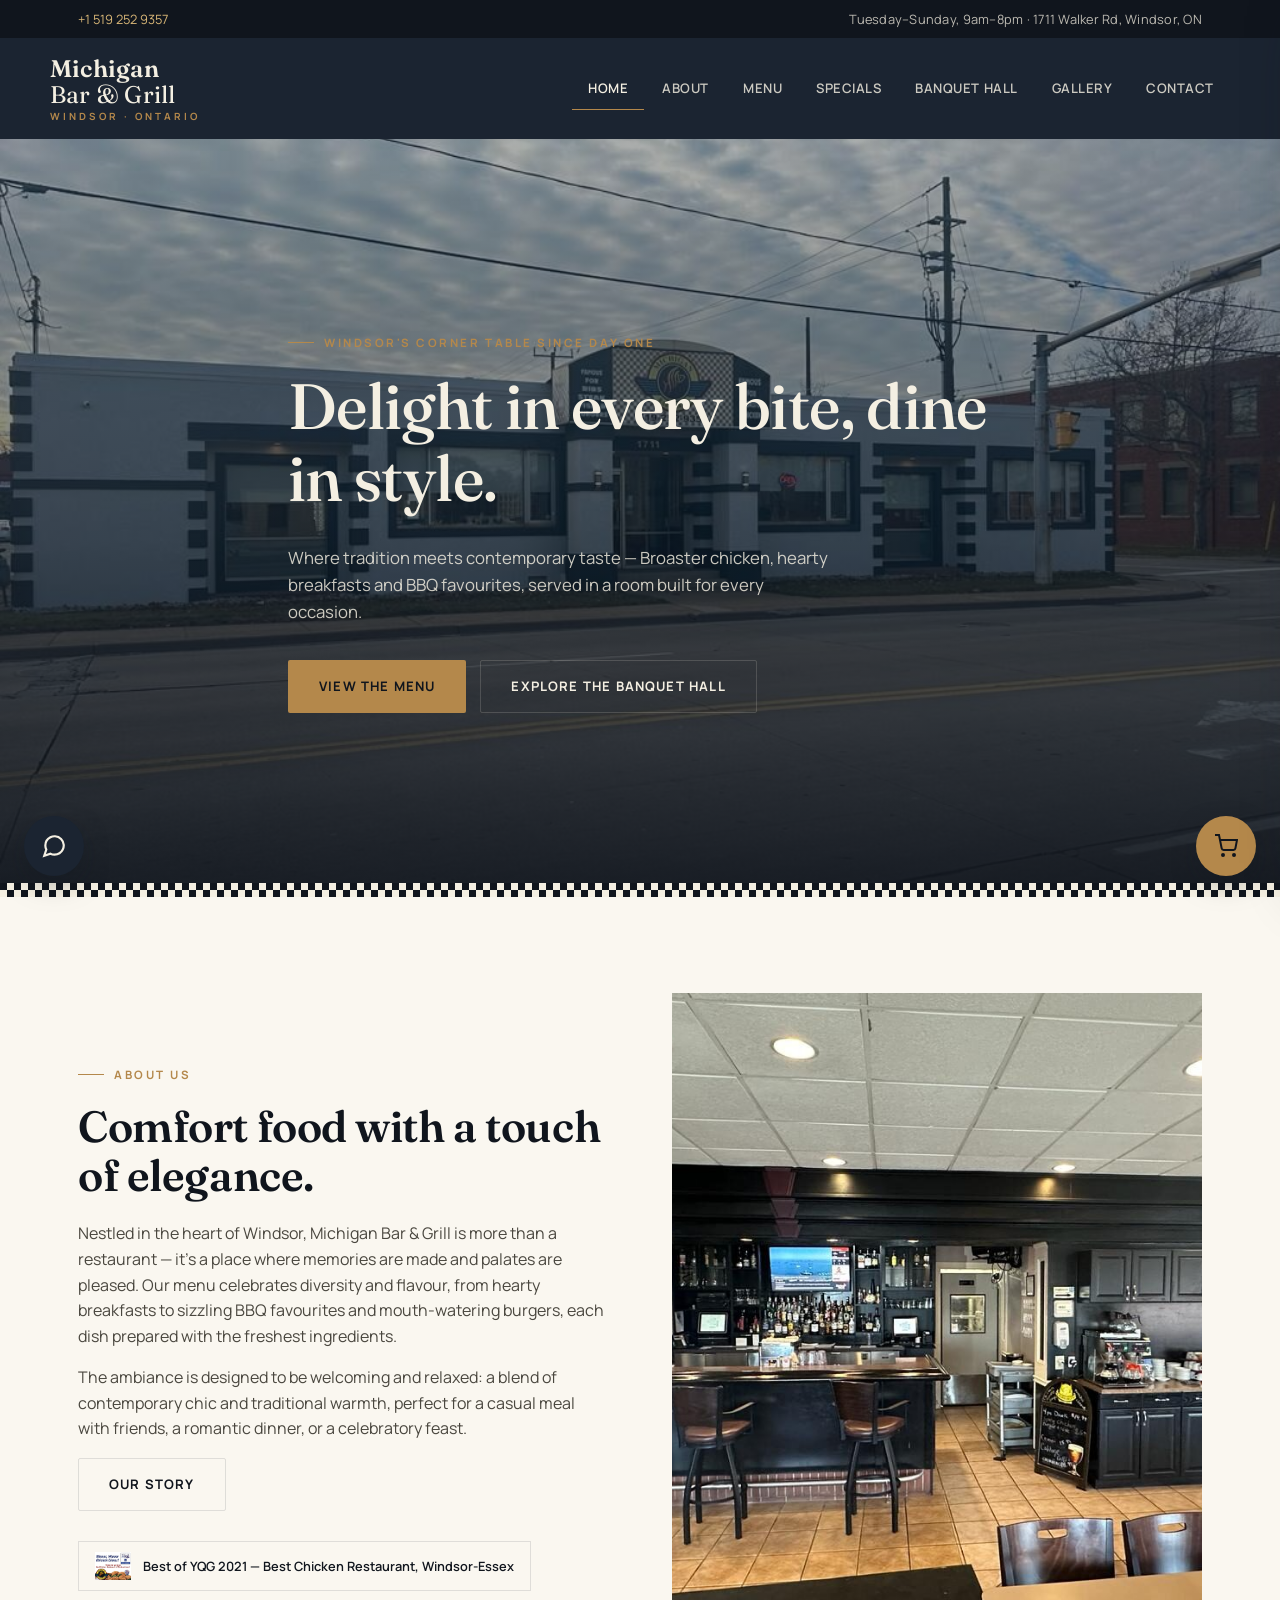
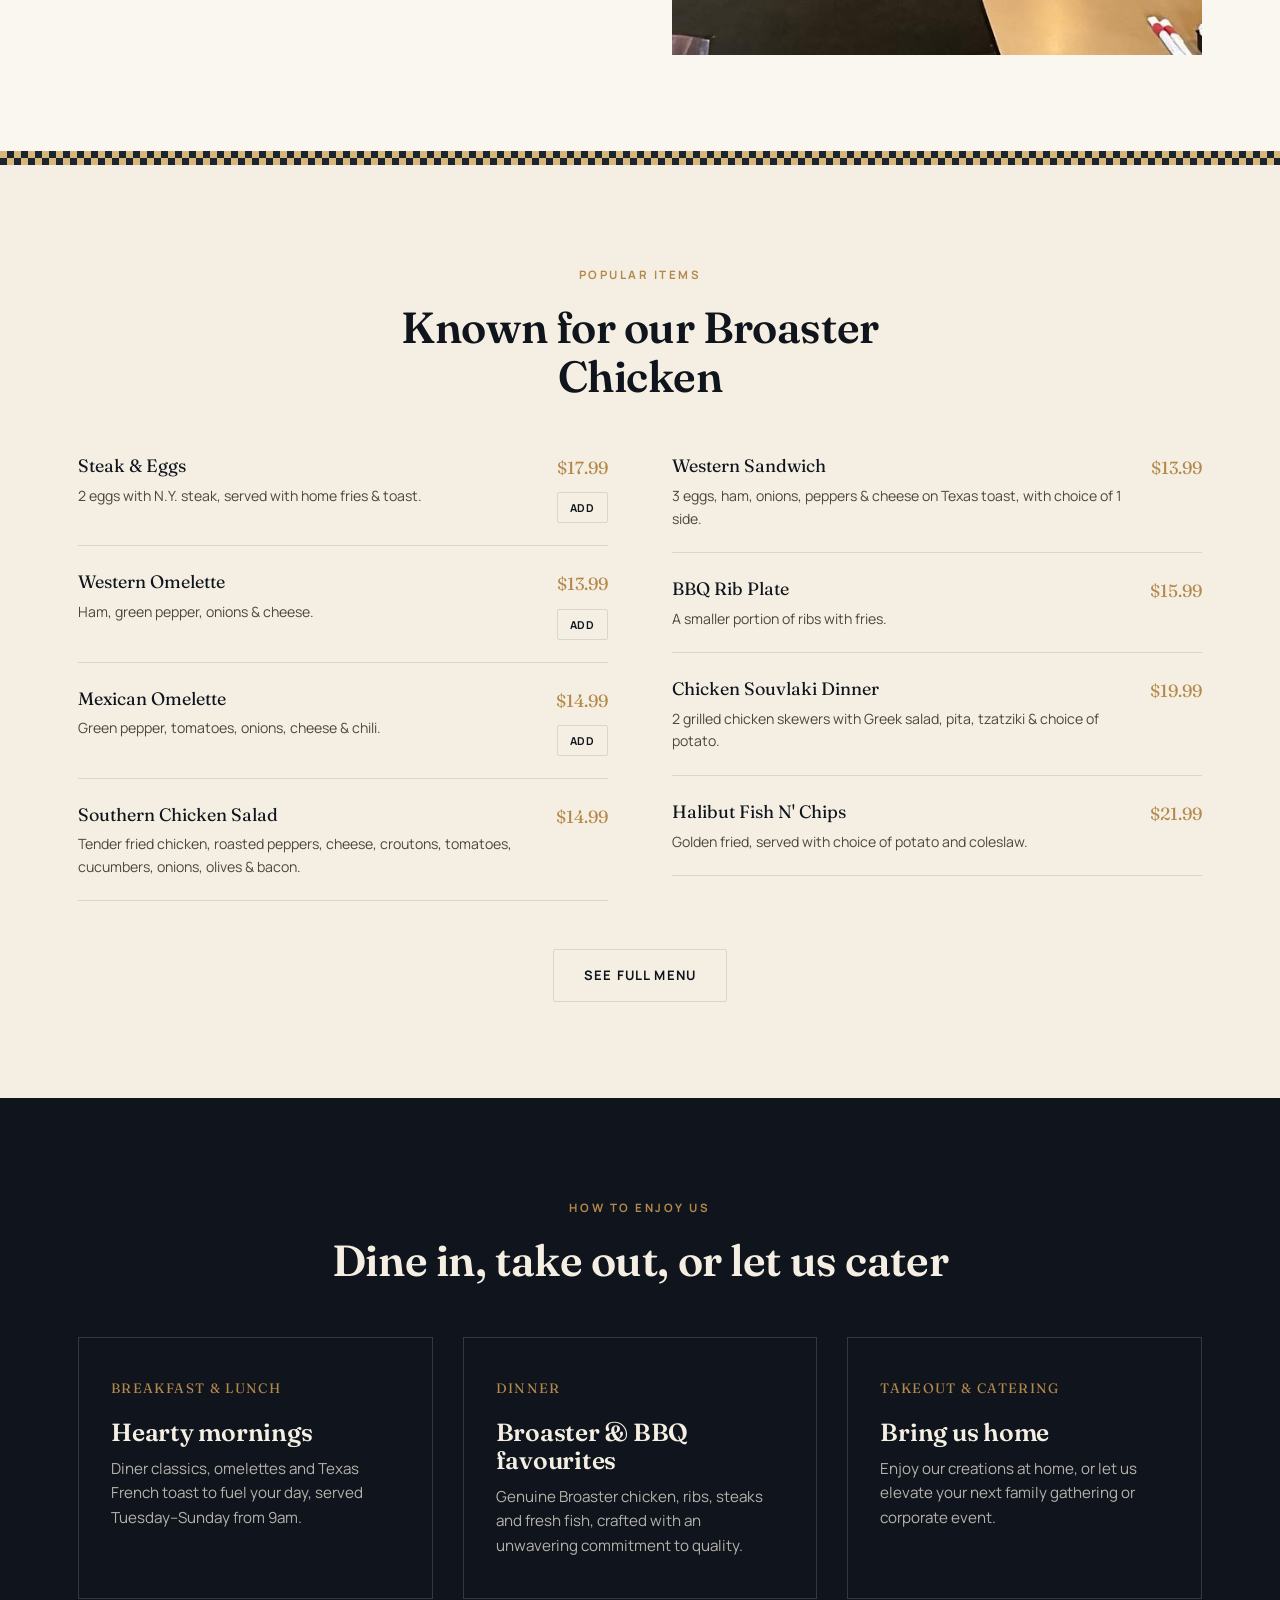
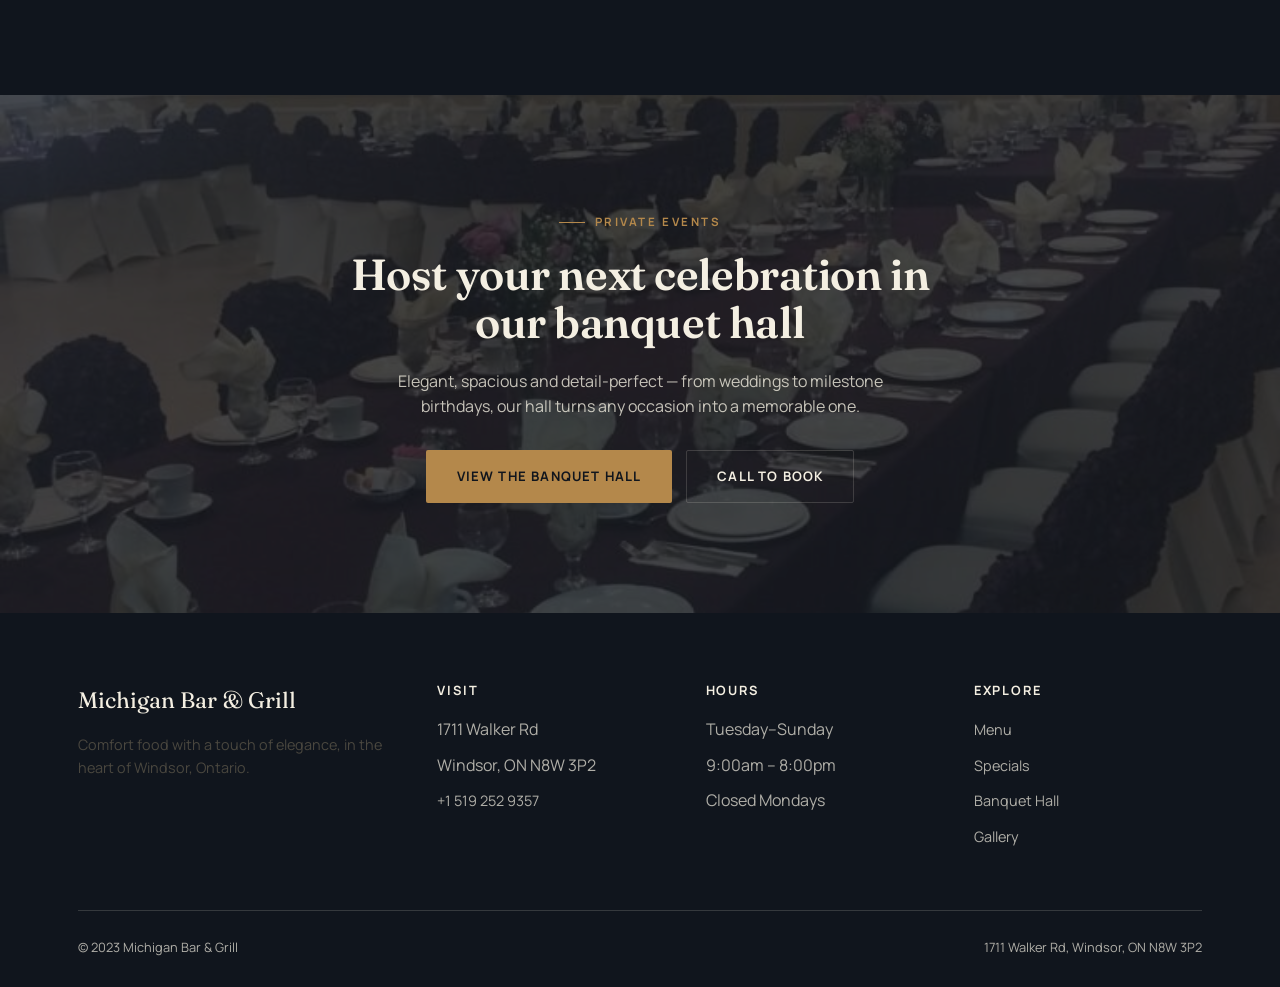
<file: index.html>
<!DOCTYPE html>
<html lang="en">
<head>
<meta charset="UTF-8">
<meta name="viewport" content="width=device-width, initial-scale=1.0">
<title>Michigan Bar & Grill | Windsor, Ontario</title>
<meta name="description" content="Michigan Bar & Grill in Windsor, Ontario — Broaster chicken, hearty breakfasts, BBQ ribs and a private banquet hall. Dine in, take out, or celebrate with us.">
<link rel="preconnect" href="https://fonts.googleapis.com">
<link href="https://fonts.googleapis.com/css2?family=Fraunces:opsz,wght@9..144,400;9..144,500;9..144,600;9..144,700&family=Manrope:wght@400;500;600;700;800&display=swap" rel="stylesheet">
<link rel="stylesheet" href="css/style.css">
</head>
<body>

<div class="topbar">
  <div class="container">
    <a href="tel:+15192529357">+1 519 252 9357</a>
    <span class="topbar-hours">Tuesday–Sunday, 9am–8pm · 1711 Walker Rd, Windsor, ON</span>
  </div>
</div>

<header class="site-header">
  <nav class="container nav">
    <a href="index.html" class="logo"><strong>Michigan</strong> Bar &amp; Grill<span>Windsor · Ontario</span></a>
    <ul class="nav-links">
      <li><a href="index.html" class="active">Home</a></li>
      <li><a href="about.html">About</a></li>
      <li><a href="menu.html">Menu</a></li>
      <li><a href="specials.html">Specials</a></li>
      <li><a href="banquet-hall.html">Banquet Hall</a></li>
      <li><a href="gallery.html">Gallery</a></li>
      <li><a href="contact.html">Contact</a></li>
    </ul>
    <button class="nav-toggle" aria-label="Toggle navigation" aria-expanded="false">
      <svg viewBox="0 0 24 24" fill="none" stroke="currentColor" stroke-width="2"><line x1="3" y1="6" x2="21" y2="6"/><line x1="3" y1="12" x2="21" y2="12"/><line x1="3" y1="18" x2="21" y2="18"/></svg>
    </button>
  </nav>
</header>

<main>

  <!-- HERO -->
  <section class="hero" style="background-image:url('images/exterior.jpg');">
    <div class="container hero-inner">
      <div class="eyebrow">Windsor's Corner Table Since Day One</div>
      <h1>Delight in every bite, dine in style.</h1>
      <p class="lede">Where tradition meets contemporary taste — Broaster chicken, hearty breakfasts and BBQ favourites, served in a room built for every occasion.</p>
      <div class="hero-cta">
        <a href="menu.html" class="btn btn-gold">View the Menu</a>
        <a href="banquet-hall.html" class="btn btn-outline">Explore the Banquet Hall</a>
      </div>
    </div>
  </section>
  <div class="checker-rule on-dark"></div>

  <!-- INTRO -->
  <section class="bg-cream">
    <div class="container grid-2">
      <div>
        <div class="eyebrow">About Us</div>
        <h2>Comfort food with a touch of elegance.</h2>
        <p>Nestled in the heart of Windsor, Michigan Bar &amp; Grill is more than a restaurant — it's a place where memories are made and palates are pleased. Our menu celebrates diversity and flavour, from hearty breakfasts to sizzling BBQ favourites and mouth-watering burgers, each dish prepared with the freshest ingredients.</p>
        <p>The ambiance is designed to be welcoming and relaxed: a blend of contemporary chic and traditional warmth, perfect for a casual meal with friends, a romantic dinner, or a celebratory feast.</p>
        <a href="about.html" class="btn btn-outline-dark">Our Story</a>
        <div class="badge-row">
          <div class="badge-chip">
            <img src="images/award-badge.jpg" alt="Best of YQG 2021 Winner badge">
            Best of YQG 2021 — Best Chicken Restaurant, Windsor-Essex
          </div>
        </div>
      </div>
      <div class="feature-photo">
        <img src="images/bar-interior.jpg" alt="The bar at Michigan Bar & Grill, stocked and ready">
      </div>
    </div>
  </section>

  <div class="checker-rule on-cream"></div>

  <!-- POPULAR ITEMS -->
  <section class="bg-panel">
    <div class="container">
      <div class="section-head center">
        <div class="eyebrow">Popular Items</div>
        <h2>Known for our Broaster Chicken</h2>
      </div>
      <div class="grid-2" style="align-items:start; gap:0 64px;">
        <div>
          <div class="dish-card" data-id="steak-eggs" data-name="Steak & Eggs" data-price="17.99">
            <div>
              <div class="dish-name">Steak &amp; Eggs</div>
              <p class="dish-desc">2 eggs with N.Y. steak, served with home fries &amp; toast.</p>
            </div>
            <div class="dish-price-col"><div class="dish-price">$17.99</div><button class="add-cart-btn" type="button">Add</button></div>
          </div>
          <div class="dish-card" data-id="western-omelette" data-name="Western Omelette" data-price="13.99">
            <div>
              <div class="dish-name">Western Omelette</div>
              <p class="dish-desc">Ham, green pepper, onions &amp; cheese.</p>
            </div>
            <div class="dish-price-col"><div class="dish-price">$13.99</div><button class="add-cart-btn" type="button">Add</button></div>
          </div>
          <div class="dish-card" data-id="mexican-omelette" data-name="Mexican Omelette" data-price="14.99">
            <div>
              <div class="dish-name">Mexican Omelette</div>
              <p class="dish-desc">Green pepper, tomatoes, onions, cheese &amp; chili.</p>
            </div>
            <div class="dish-price-col"><div class="dish-price">$14.99</div><button class="add-cart-btn" type="button">Add</button></div>
          </div>
          <div class="dish-card">
            <div>
              <div class="dish-name">Southern Chicken Salad</div>
              <p class="dish-desc">Tender fried chicken, roasted peppers, cheese, croutons, tomatoes, cucumbers, onions, olives &amp; bacon.</p>
            </div>
            <div class="dish-price">$14.99</div>
          </div>
        </div>
        <div>
          <div class="dish-card">
            <div>
              <div class="dish-name">Western Sandwich</div>
              <p class="dish-desc">3 eggs, ham, onions, peppers &amp; cheese on Texas toast, with choice of 1 side.</p>
            </div>
            <div class="dish-price">$13.99</div>
          </div>
          <div class="dish-card">
            <div>
              <div class="dish-name">BBQ Rib Plate</div>
              <p class="dish-desc">A smaller portion of ribs with fries.</p>
            </div>
            <div class="dish-price">$15.99</div>
          </div>
          <div class="dish-card">
            <div>
              <div class="dish-name">Chicken Souvlaki Dinner</div>
              <p class="dish-desc">2 grilled chicken skewers with Greek salad, pita, tzatziki &amp; choice of potato.</p>
            </div>
            <div class="dish-price">$19.99</div>
          </div>
          <div class="dish-card">
            <div>
              <div class="dish-name">Halibut Fish N' Chips</div>
              <p class="dish-desc">Golden fried, served with choice of potato and coleslaw.</p>
            </div>
            <div class="dish-price">$21.99</div>
          </div>
        </div>
      </div>
      <div class="text-center" style="margin-top:48px;">
        <a href="menu.html" class="btn btn-outline-dark">See Full Menu</a>
      </div>
    </div>
  </section>

  <!-- THREE PILLARS -->
  <section class="bg-navy">
    <div class="container">
      <div class="section-head center">
        <div class="eyebrow">How To Enjoy Us</div>
        <h2>Dine in, take out, or let us cater</h2>
      </div>
      <div class="grid-3">
        <div class="pillar" style="background:transparent; border-color:var(--line-on-dark);">
          <span class="num">Breakfast &amp; Lunch</span>
          <h3 style="color:var(--cream);">Hearty mornings</h3>
          <p>Diner classics, omelettes and Texas French toast to fuel your day, served Tuesday–Sunday from 9am.</p>
        </div>
        <div class="pillar" style="background:transparent; border-color:var(--line-on-dark);">
          <span class="num">Dinner</span>
          <h3 style="color:var(--cream);">Broaster &amp; BBQ favourites</h3>
          <p>Genuine Broaster chicken, ribs, steaks and fresh fish, crafted with an unwavering commitment to quality.</p>
        </div>
        <div class="pillar" style="background:transparent; border-color:var(--line-on-dark);">
          <span class="num">Takeout &amp; Catering</span>
          <h3 style="color:var(--cream);">Bring us home</h3>
          <p>Enjoy our creations at home, or let us elevate your next family gathering or corporate event.</p>
        </div>
      </div>
    </div>
  </section>

  <!-- BANQUET TEASER -->
  <section class="cta-banner" style="background-image:url('images/banquet-long-purple.jpg');">
    <div class="container">
      <div class="eyebrow" style="justify-content:center;">Private Events</div>
      <h2>Host your next celebration in our banquet hall</h2>
      <p>Elegant, spacious and detail-perfect — from weddings to milestone birthdays, our hall turns any occasion into a memorable one.</p>
      <div class="cta-actions">
        <a href="banquet-hall.html" class="btn btn-gold">View the Banquet Hall</a>
        <a href="tel:+15192529357" class="btn btn-outline">Call to Book</a>
      </div>
    </div>
  </section>

</main>

<footer class="site-footer">
  <div class="container">
    <div class="footer-grid">
      <div>
        <span class="footer-logo">Michigan Bar &amp; Grill</span>
        <p>Comfort food with a touch of elegance, in the heart of Windsor, Ontario.</p>
      </div>
      <div>
        <h4>Visit</h4>
        <ul>
          <li>1711 Walker Rd</li>
          <li>Windsor, ON N8W 3P2</li>
          <li><a href="tel:+15192529357">+1 519 252 9357</a></li>
        </ul>
      </div>
      <div>
        <h4>Hours</h4>
        <ul>
          <li>Tuesday–Sunday</li>
          <li>9:00am – 8:00pm</li>
          <li>Closed Mondays</li>
        </ul>
      </div>
      <div>
        <h4>Explore</h4>
        <ul>
          <li><a href="menu.html">Menu</a></li>
          <li><a href="specials.html">Specials</a></li>
          <li><a href="banquet-hall.html">Banquet Hall</a></li>
          <li><a href="gallery.html">Gallery</a></li>
        </ul>
      </div>
    </div>
    <div class="footer-bottom">
      <span>© 2023 Michigan Bar &amp; Grill</span>
      <span>1711 Walker Rd, Windsor, ON N8W 3P2</span>
    </div>
  </div>
</footer>

<script src="js/cart.js"></script>
<script src="js/main.js"></script>
<script src="js/chat-widget.js"></script>
</body>
</html>
</file>
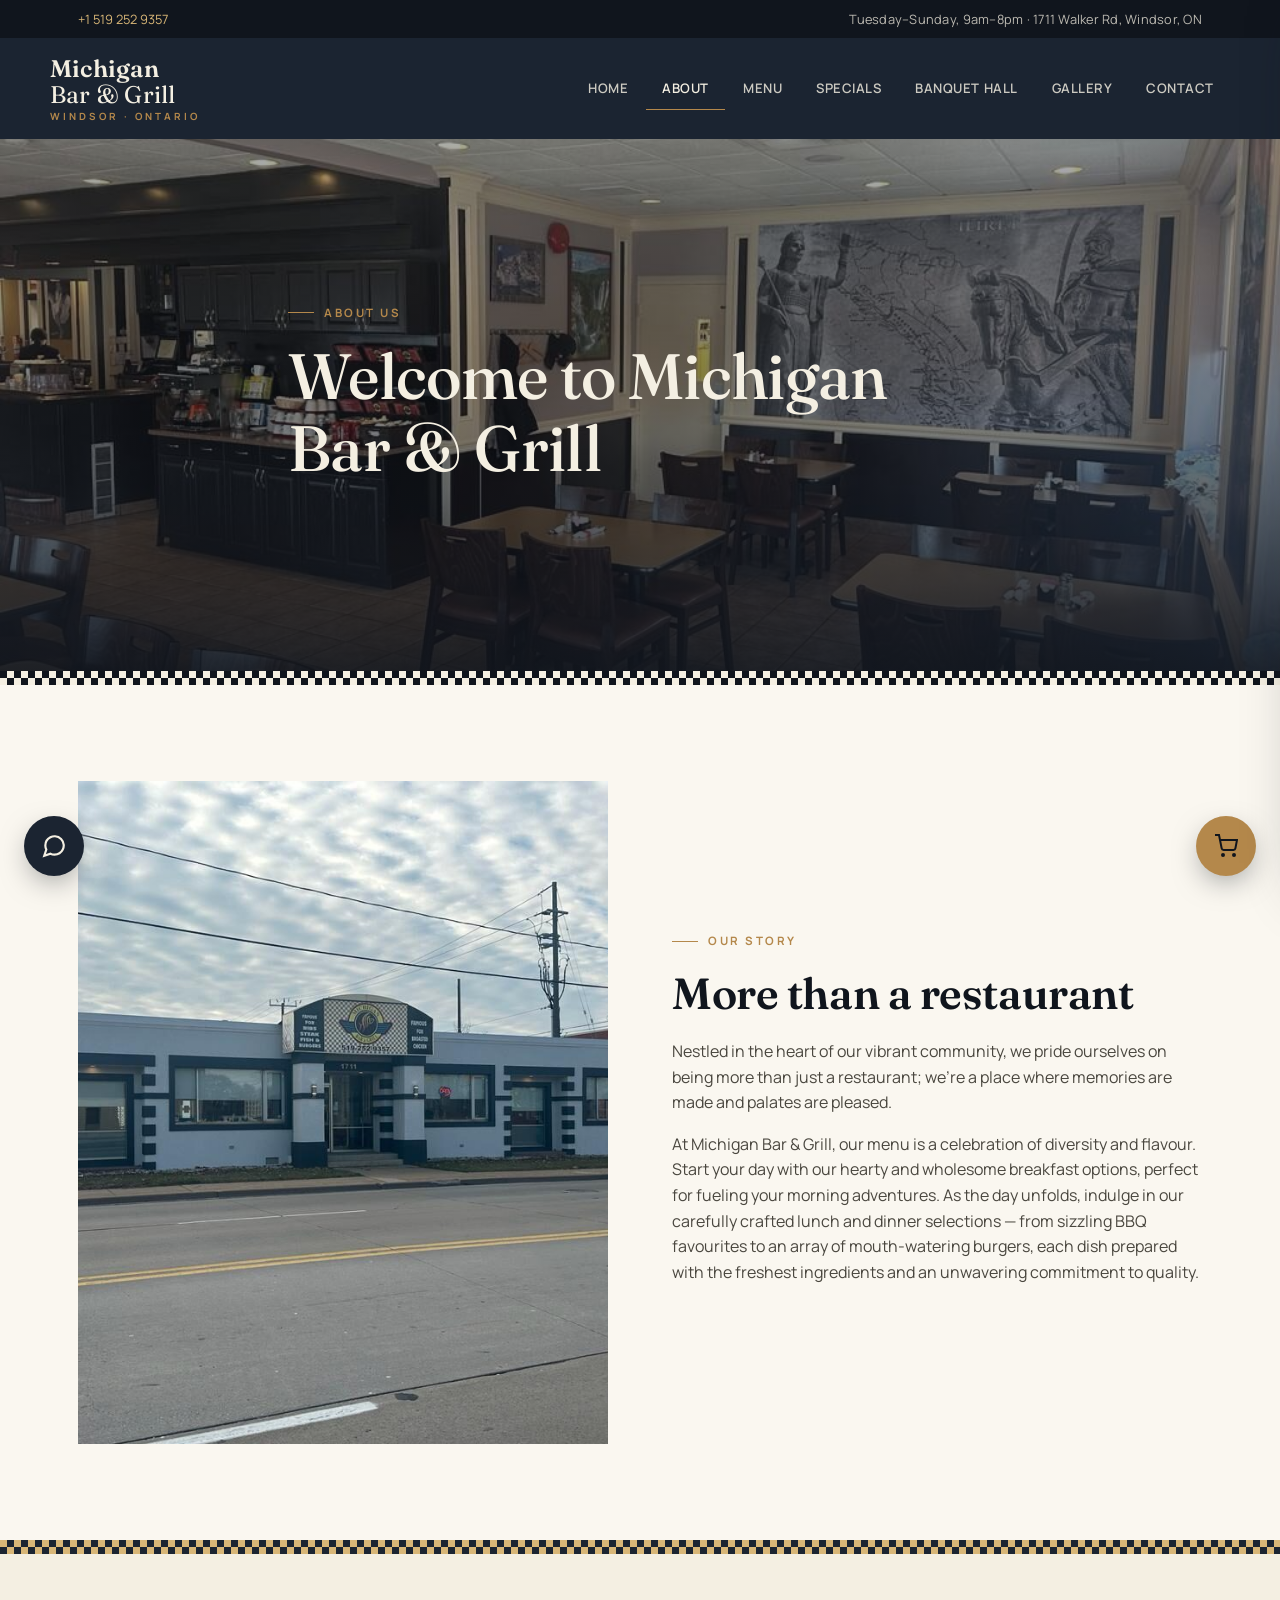
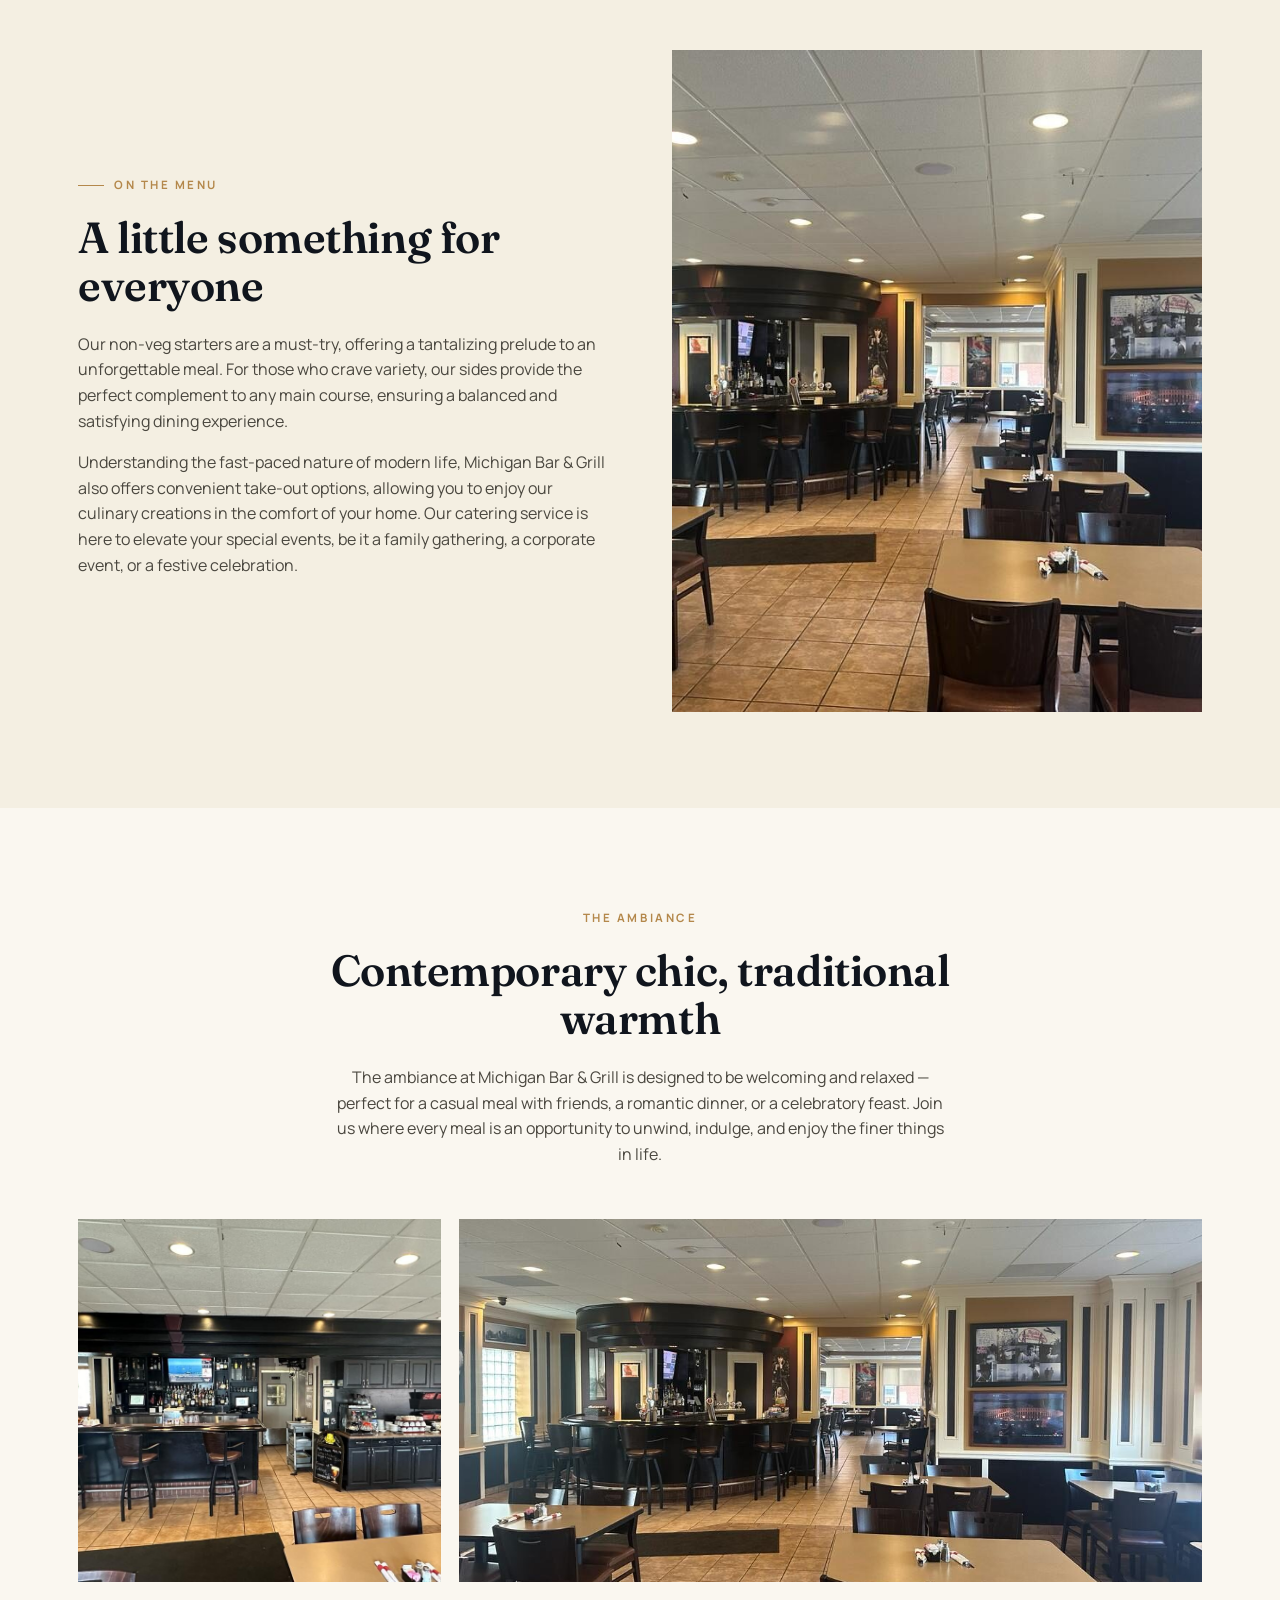
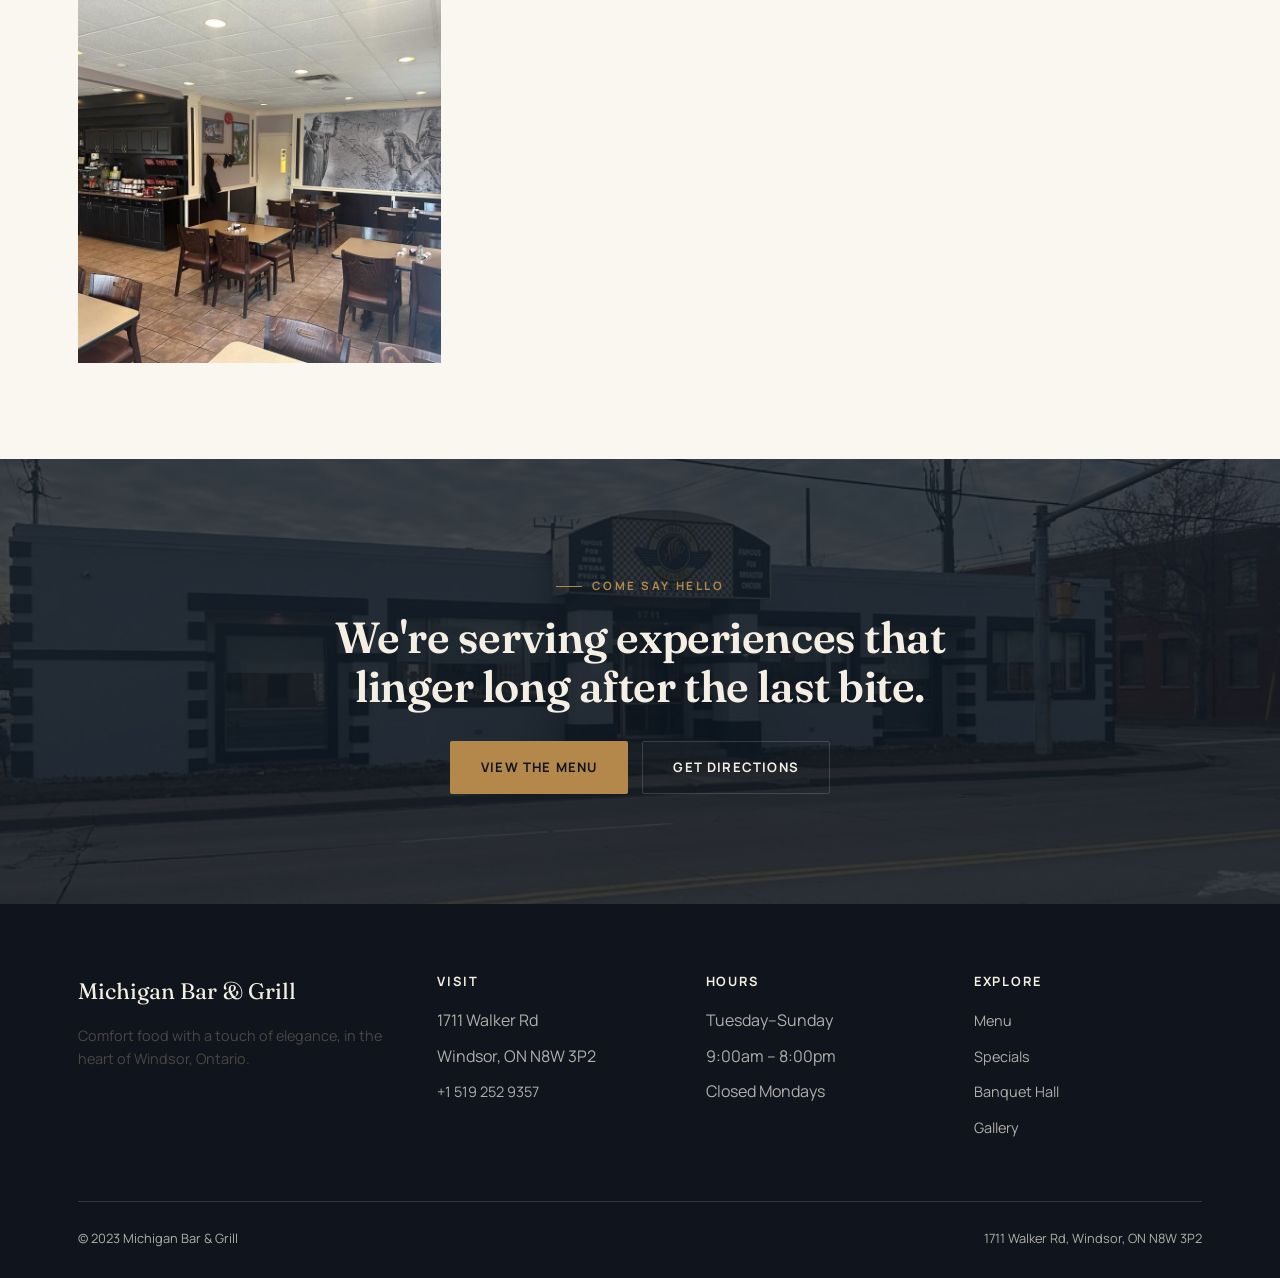
<file: about.html>
<!DOCTYPE html>
<html lang="en">
<head>
<meta charset="UTF-8">
<meta name="viewport" content="width=device-width, initial-scale=1.0">
<title>About Us | Michigan Bar & Grill</title>
<meta name="description" content="Learn the story behind Michigan Bar & Grill — a Windsor favourite serving breakfast, lunch, dinner, takeout and catering since day one.">
<link rel="preconnect" href="https://fonts.googleapis.com">
<link href="https://fonts.googleapis.com/css2?family=Fraunces:opsz,wght@9..144,400;9..144,500;9..144,600;9..144,700&family=Manrope:wght@400;500;600;700;800&display=swap" rel="stylesheet">
<link rel="stylesheet" href="css/style.css">
</head>
<body>

<div class="topbar">
  <div class="container">
    <a href="tel:+15192529357">+1 519 252 9357</a>
    <span class="topbar-hours">Tuesday–Sunday, 9am–8pm · 1711 Walker Rd, Windsor, ON</span>
  </div>
</div>

<header class="site-header">
  <nav class="container nav">
    <a href="index.html" class="logo"><strong>Michigan</strong> Bar &amp; Grill<span>Windsor · Ontario</span></a>
    <ul class="nav-links">
      <li><a href="index.html">Home</a></li>
      <li><a href="about.html" class="active">About</a></li>
      <li><a href="menu.html">Menu</a></li>
      <li><a href="specials.html">Specials</a></li>
      <li><a href="banquet-hall.html">Banquet Hall</a></li>
      <li><a href="gallery.html">Gallery</a></li>
      <li><a href="contact.html">Contact</a></li>
    </ul>
    <button class="nav-toggle" aria-label="Toggle navigation" aria-expanded="false">
      <svg viewBox="0 0 24 24" fill="none" stroke="currentColor" stroke-width="2"><line x1="3" y1="6" x2="21" y2="6"/><line x1="3" y1="12" x2="21" y2="12"/><line x1="3" y1="18" x2="21" y2="18"/></svg>
    </button>
  </nav>
</header>

<main>

  <section class="hero hero-sm" style="background-image:url('images/dining-mural.jpg');">
    <div class="container hero-inner">
      <div class="eyebrow">About Us</div>
      <h1>Welcome to Michigan Bar &amp; Grill</h1>
    </div>
  </section>
  <div class="checker-rule on-dark"></div>

  <section class="bg-cream">
    <div class="container">
      <div class="grid-2">
        <div class="feature-photo">
          <img src="images/exterior.jpg" alt="Michigan Bar & Grill, corner building in Windsor, Ontario">
        </div>
        <div>
          <div class="eyebrow">Our Story</div>
          <h2>More than a restaurant</h2>
          <p>Nestled in the heart of our vibrant community, we pride ourselves on being more than just a restaurant; we're a place where memories are made and palates are pleased.</p>
          <p>At Michigan Bar &amp; Grill, our menu is a celebration of diversity and flavour. Start your day with our hearty and wholesome breakfast options, perfect for fueling your morning adventures. As the day unfolds, indulge in our carefully crafted lunch and dinner selections — from sizzling BBQ favourites to an array of mouth-watering burgers, each dish prepared with the freshest ingredients and an unwavering commitment to quality.</p>
        </div>
      </div>
    </div>
  </section>

  <div class="checker-rule on-cream"></div>

  <section class="bg-panel">
    <div class="container grid-2">
      <div>
        <div class="eyebrow">On The Menu</div>
        <h2>A little something for everyone</h2>
        <p>Our non-veg starters are a must-try, offering a tantalizing prelude to an unforgettable meal. For those who crave variety, our sides provide the perfect complement to any main course, ensuring a balanced and satisfying dining experience.</p>
        <p>Understanding the fast-paced nature of modern life, Michigan Bar &amp; Grill also offers convenient take-out options, allowing you to enjoy our culinary creations in the comfort of your home. Our catering service is here to elevate your special events, be it a family gathering, a corporate event, or a festive celebration.</p>
      </div>
      <div class="feature-photo">
        <img src="images/dining-bar.jpg" alt="Dining room and bar seating at Michigan Bar & Grill">
      </div>
    </div>
  </section>

  <section class="bg-cream">
    <div class="container">
      <div class="section-head center">
        <div class="eyebrow">The Ambiance</div>
        <h2>Contemporary chic, traditional warmth</h2>
        <p class="center-col text-center">The ambiance at Michigan Bar &amp; Grill is designed to be welcoming and relaxed — perfect for a casual meal with friends, a romantic dinner, or a celebratory feast. Join us where every meal is an opportunity to unwind, indulge, and enjoy the finer things in life.</p>
      </div>
      <div class="gallery-grid">
        <a href="images/bar-interior.jpg" target="_blank" rel="noopener"><img src="images/bar-interior.jpg" alt="Bar area"></a>
        <a href="images/dining-bar.jpg" target="_blank" rel="noopener" class="wide"><img src="images/dining-bar.jpg" alt="Dining room with round bar"></a>
        <a href="images/dining-mural.jpg" target="_blank" rel="noopener"><img src="images/dining-mural.jpg" alt="Dining room seating with mural wall"></a>
      </div>
    </div>
  </section>

  <section class="cta-banner" style="background-image:url('images/exterior.jpg');">
    <div class="container">
      <div class="eyebrow" style="justify-content:center;">Come Say Hello</div>
      <h2>We're serving experiences that linger long after the last bite.</h2>
      <div class="cta-actions">
        <a href="menu.html" class="btn btn-gold">View the Menu</a>
        <a href="contact.html" class="btn btn-outline">Get Directions</a>
      </div>
    </div>
  </section>

</main>

<footer class="site-footer">
  <div class="container">
    <div class="footer-grid">
      <div>
        <span class="footer-logo">Michigan Bar &amp; Grill</span>
        <p>Comfort food with a touch of elegance, in the heart of Windsor, Ontario.</p>
      </div>
      <div>
        <h4>Visit</h4>
        <ul>
          <li>1711 Walker Rd</li>
          <li>Windsor, ON N8W 3P2</li>
          <li><a href="tel:+15192529357">+1 519 252 9357</a></li>
        </ul>
      </div>
      <div>
        <h4>Hours</h4>
        <ul>
          <li>Tuesday–Sunday</li>
          <li>9:00am – 8:00pm</li>
          <li>Closed Mondays</li>
        </ul>
      </div>
      <div>
        <h4>Explore</h4>
        <ul>
          <li><a href="menu.html">Menu</a></li>
          <li><a href="specials.html">Specials</a></li>
          <li><a href="banquet-hall.html">Banquet Hall</a></li>
          <li><a href="gallery.html">Gallery</a></li>
        </ul>
      </div>
    </div>
    <div class="footer-bottom">
      <span>© 2023 Michigan Bar &amp; Grill</span>
      <span>1711 Walker Rd, Windsor, ON N8W 3P2</span>
    </div>
  </div>
</footer>

<script src="js/cart.js"></script>
<script src="js/main.js"></script>
<script src="js/chat-widget.js"></script>
</body>
</html>
</file>
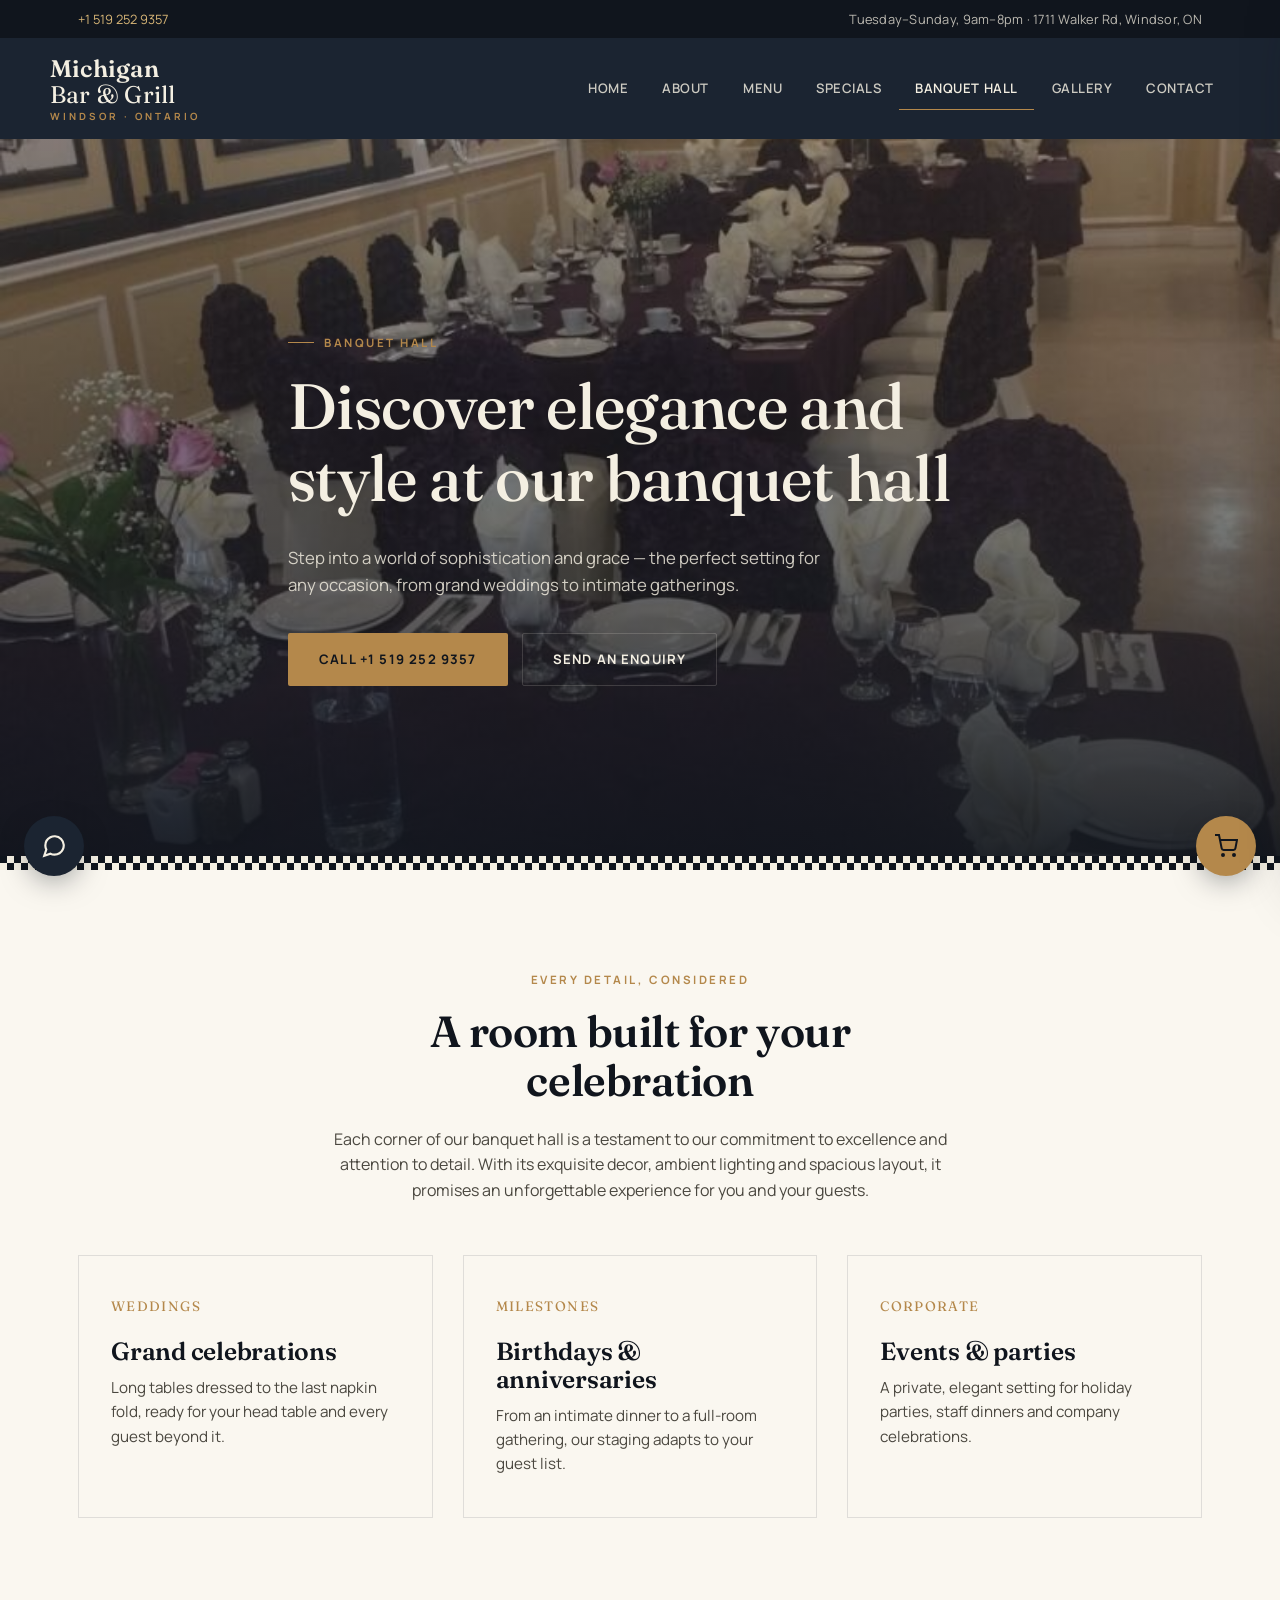
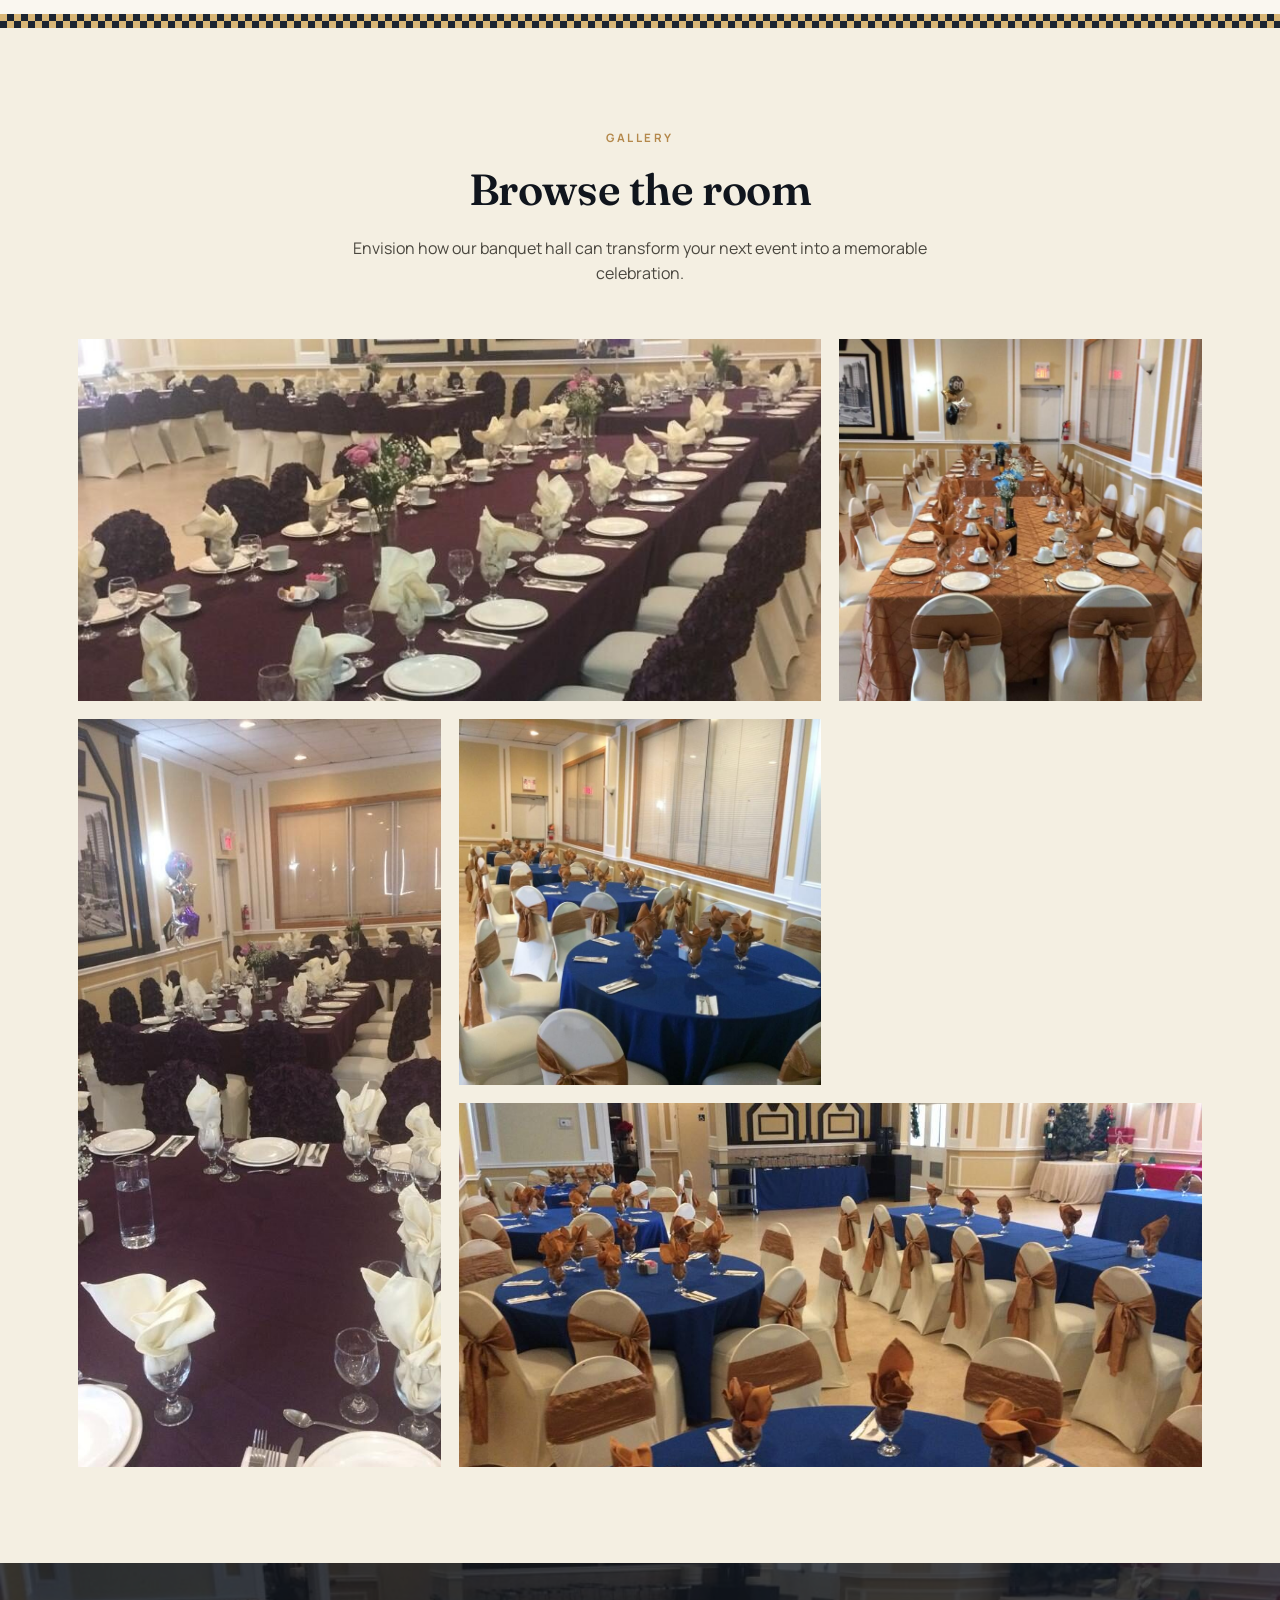
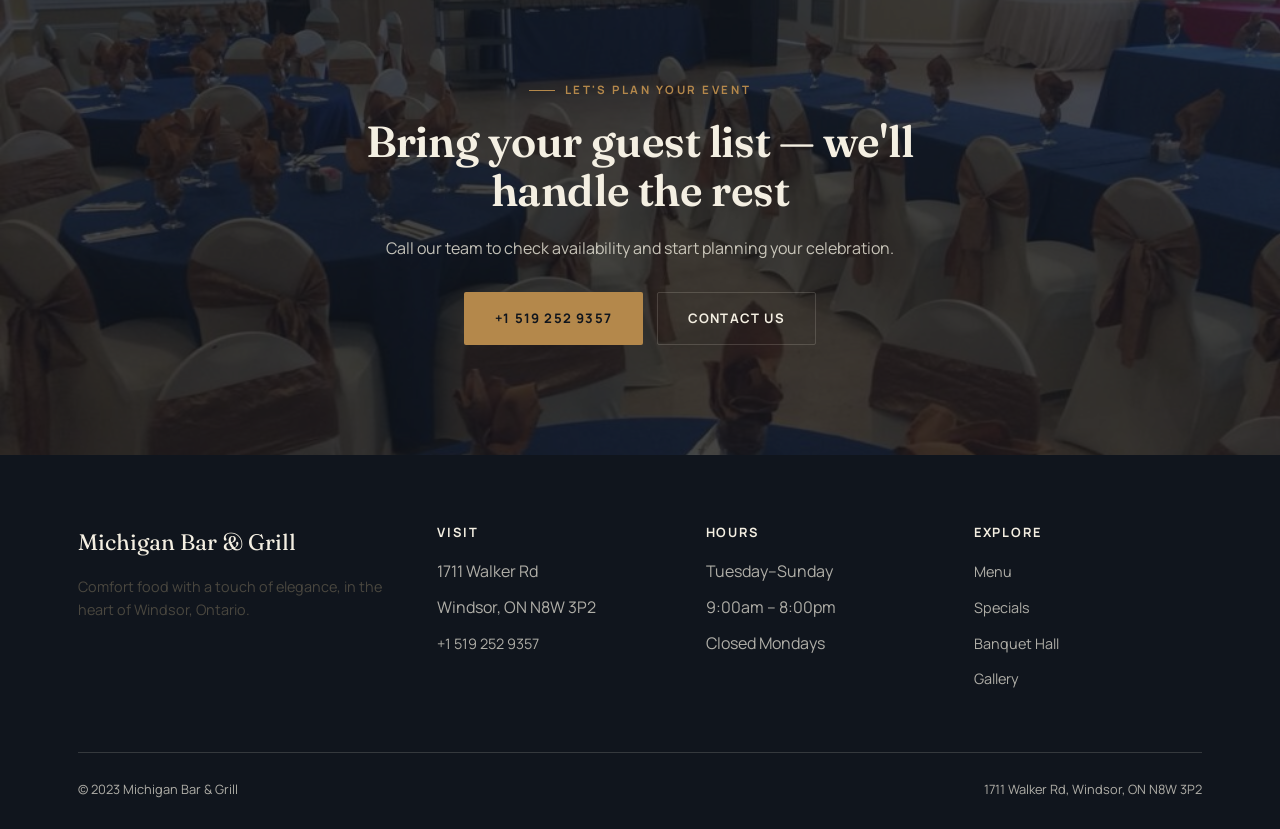
<file: banquet-hall.html>
<!DOCTYPE html>
<html lang="en">
<head>
<meta charset="UTF-8">
<meta name="viewport" content="width=device-width, initial-scale=1.0">
<title>Banquet Hall | Michigan Bar & Grill</title>
<meta name="description" content="Host your wedding, milestone birthday or corporate event at the Michigan Bar & Grill banquet hall in Windsor, Ontario.">
<link rel="preconnect" href="https://fonts.googleapis.com">
<link href="https://fonts.googleapis.com/css2?family=Fraunces:opsz,wght@9..144,400;9..144,500;9..144,600;9..144,700&family=Manrope:wght@400;500;600;700;800&display=swap" rel="stylesheet">
<link rel="stylesheet" href="css/style.css">
</head>
<body>

<div class="topbar">
  <div class="container">
    <a href="tel:+15192529357">+1 519 252 9357</a>
    <span class="topbar-hours">Tuesday–Sunday, 9am–8pm · 1711 Walker Rd, Windsor, ON</span>
  </div>
</div>

<header class="site-header">
  <nav class="container nav">
    <a href="index.html" class="logo"><strong>Michigan</strong> Bar &amp; Grill<span>Windsor · Ontario</span></a>
    <ul class="nav-links">
      <li><a href="index.html">Home</a></li>
      <li><a href="about.html">About</a></li>
      <li><a href="menu.html">Menu</a></li>
      <li><a href="specials.html">Specials</a></li>
      <li><a href="banquet-hall.html" class="active">Banquet Hall</a></li>
      <li><a href="gallery.html">Gallery</a></li>
      <li><a href="contact.html">Contact</a></li>
    </ul>
    <button class="nav-toggle" aria-label="Toggle navigation" aria-expanded="false">
      <svg viewBox="0 0 24 24" fill="none" stroke="currentColor" stroke-width="2"><line x1="3" y1="6" x2="21" y2="6"/><line x1="3" y1="12" x2="21" y2="12"/><line x1="3" y1="18" x2="21" y2="18"/></svg>
    </button>
  </nav>
</header>

<main>

  <section class="hero" style="background-image:url('images/banquet-purple-closeup.jpg');">
    <div class="container hero-inner">
      <div class="eyebrow">Banquet Hall</div>
      <h1>Discover elegance and style at our banquet hall</h1>
      <p class="lede">Step into a world of sophistication and grace — the perfect setting for any occasion, from grand weddings to intimate gatherings.</p>
      <div class="hero-cta">
        <a href="tel:+15192529357" class="btn btn-gold">Call +1 519 252 9357</a>
        <a href="contact.html" class="btn btn-outline">Send an Enquiry</a>
      </div>
    </div>
  </section>
  <div class="checker-rule on-dark"></div>

  <section class="bg-cream">
    <div class="container">
      <div class="section-head center">
        <div class="eyebrow">Every Detail, Considered</div>
        <h2>A room built for your celebration</h2>
        <p class="center-col text-center">Each corner of our banquet hall is a testament to our commitment to excellence and attention to detail. With its exquisite decor, ambient lighting and spacious layout, it promises an unforgettable experience for you and your guests.</p>
      </div>

      <div class="grid-3">
        <div class="pillar">
          <span class="num">Weddings</span>
          <h3>Grand celebrations</h3>
          <p>Long tables dressed to the last napkin fold, ready for your head table and every guest beyond it.</p>
        </div>
        <div class="pillar">
          <span class="num">Milestones</span>
          <h3>Birthdays &amp; anniversaries</h3>
          <p>From an intimate dinner to a full-room gathering, our staging adapts to your guest list.</p>
        </div>
        <div class="pillar">
          <span class="num">Corporate</span>
          <h3>Events &amp; parties</h3>
          <p>A private, elegant setting for holiday parties, staff dinners and company celebrations.</p>
        </div>
      </div>
    </div>
  </section>

  <div class="checker-rule on-cream"></div>

  <section class="bg-panel">
    <div class="container">
      <div class="section-head center">
        <div class="eyebrow">Gallery</div>
        <h2>Browse the room</h2>
        <p class="center-col text-center">Envision how our banquet hall can transform your next event into a memorable celebration.</p>
      </div>
      <div class="gallery-grid">
        <a href="images/banquet-long-purple.jpg" target="_blank" rel="noopener" class="wide"><img src="images/banquet-long-purple.jpg" alt="Long banquet table set with purple linens"></a>
        <a href="images/banquet-round-brown.jpg" target="_blank" rel="noopener"><img src="images/banquet-round-brown.jpg" alt="Table set with copper chair sashes"></a>
        <a href="images/banquet-purple-closeup.jpg" target="_blank" rel="noopener" class="tall"><img src="images/banquet-purple-closeup.jpg" alt="Close-up place setting in the banquet hall"></a>
        <a href="images/banquet-blue-tables.jpg" target="_blank" rel="noopener"><img src="images/banquet-blue-tables.jpg" alt="Blue linens with gold chair sashes"></a>
        <a href="images/banquet-blue-wide.jpg" target="_blank" rel="noopener" class="wide"><img src="images/banquet-blue-wide.jpg" alt="Wide view of the banquet hall set for an event"></a>
      </div>
    </div>
  </section>

  <section class="cta-banner" style="background-image:url('images/banquet-blue-wide.jpg');">
    <div class="container">
      <div class="eyebrow" style="justify-content:center;">Let's Plan Your Event</div>
      <h2>Bring your guest list — we'll handle the rest</h2>
      <p>Call our team to check availability and start planning your celebration.</p>
      <div class="cta-actions">
        <a href="tel:+15192529357" class="btn btn-gold">+1 519 252 9357</a>
        <a href="contact.html" class="btn btn-outline">Contact Us</a>
      </div>
    </div>
  </section>

</main>

<footer class="site-footer">
  <div class="container">
    <div class="footer-grid">
      <div>
        <span class="footer-logo">Michigan Bar &amp; Grill</span>
        <p>Comfort food with a touch of elegance, in the heart of Windsor, Ontario.</p>
      </div>
      <div>
        <h4>Visit</h4>
        <ul>
          <li>1711 Walker Rd</li>
          <li>Windsor, ON N8W 3P2</li>
          <li><a href="tel:+15192529357">+1 519 252 9357</a></li>
        </ul>
      </div>
      <div>
        <h4>Hours</h4>
        <ul>
          <li>Tuesday–Sunday</li>
          <li>9:00am – 8:00pm</li>
          <li>Closed Mondays</li>
        </ul>
      </div>
      <div>
        <h4>Explore</h4>
        <ul>
          <li><a href="menu.html">Menu</a></li>
          <li><a href="specials.html">Specials</a></li>
          <li><a href="banquet-hall.html">Banquet Hall</a></li>
          <li><a href="gallery.html">Gallery</a></li>
        </ul>
      </div>
    </div>
    <div class="footer-bottom">
      <span>© 2023 Michigan Bar &amp; Grill</span>
      <span>1711 Walker Rd, Windsor, ON N8W 3P2</span>
    </div>
  </div>
</footer>

<script src="js/cart.js"></script>
<script src="js/main.js"></script>
<script src="js/chat-widget.js"></script>
</body>
</html>
</file>
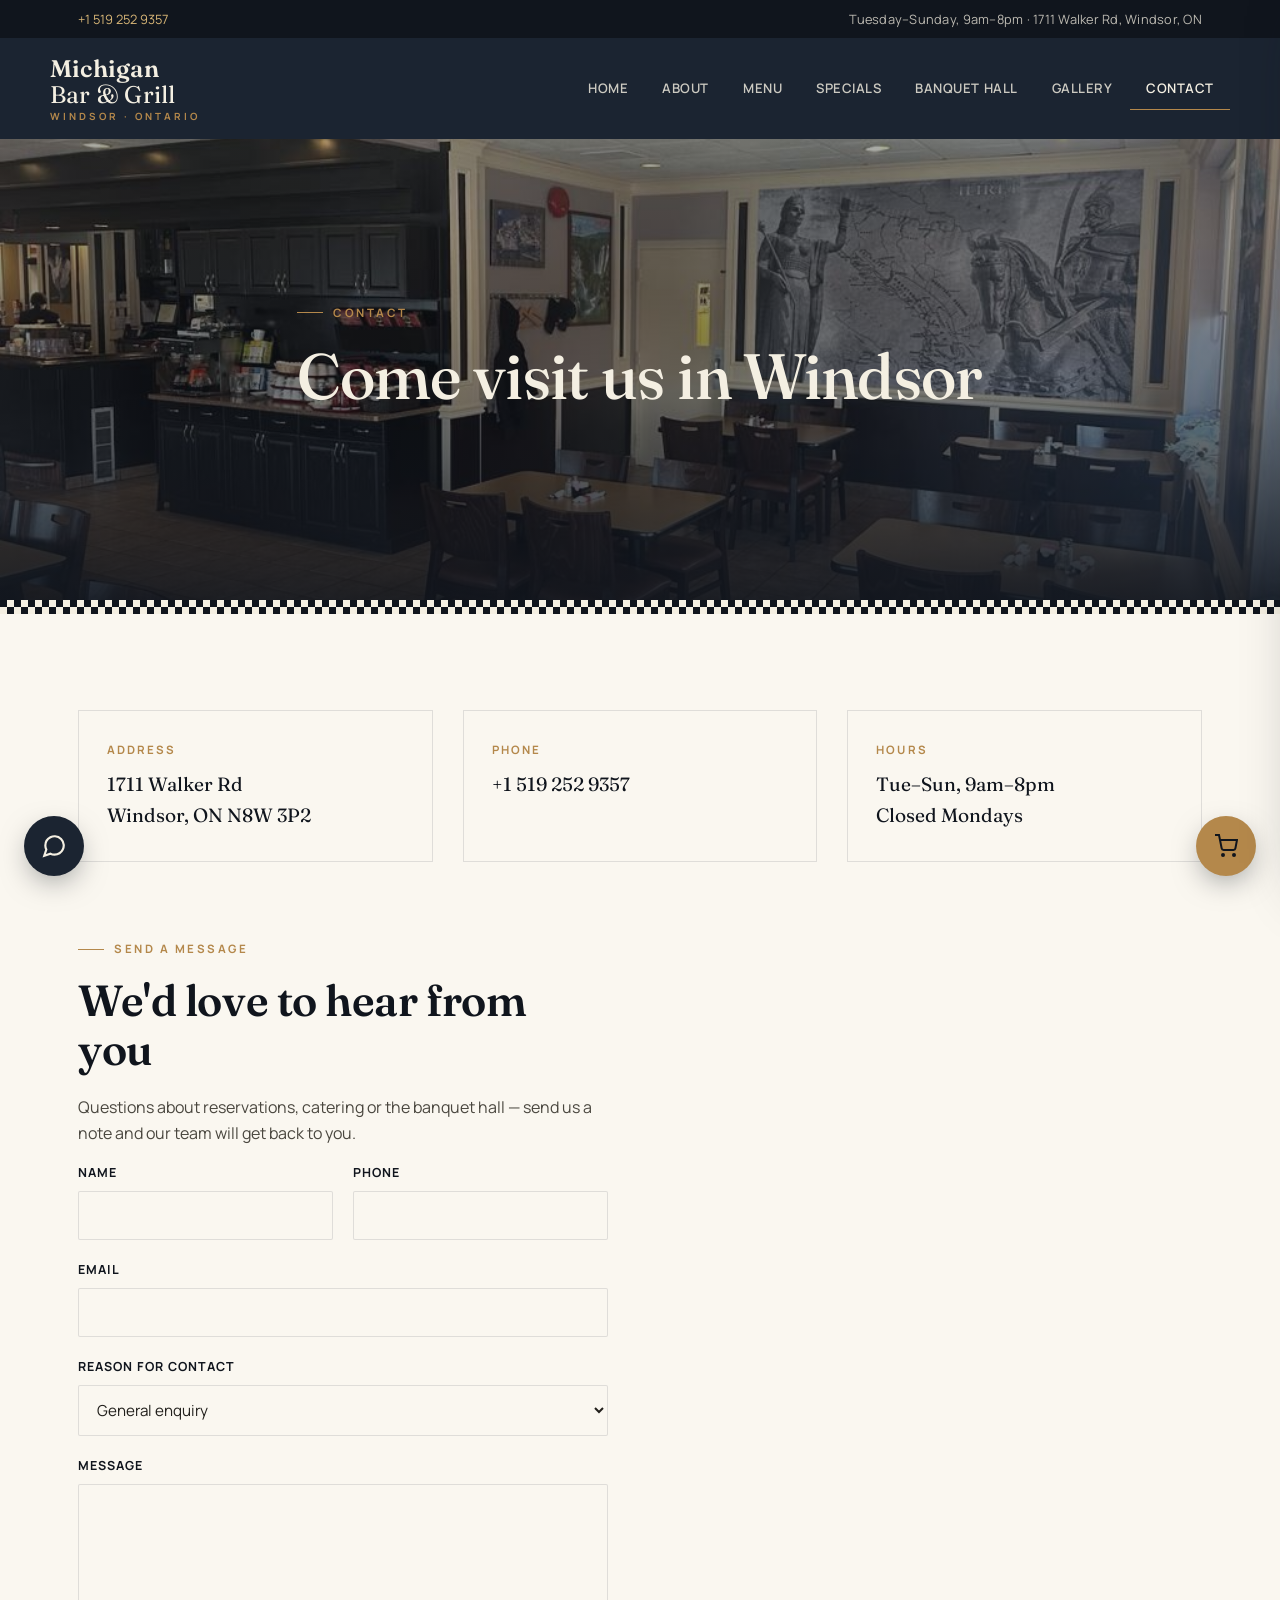
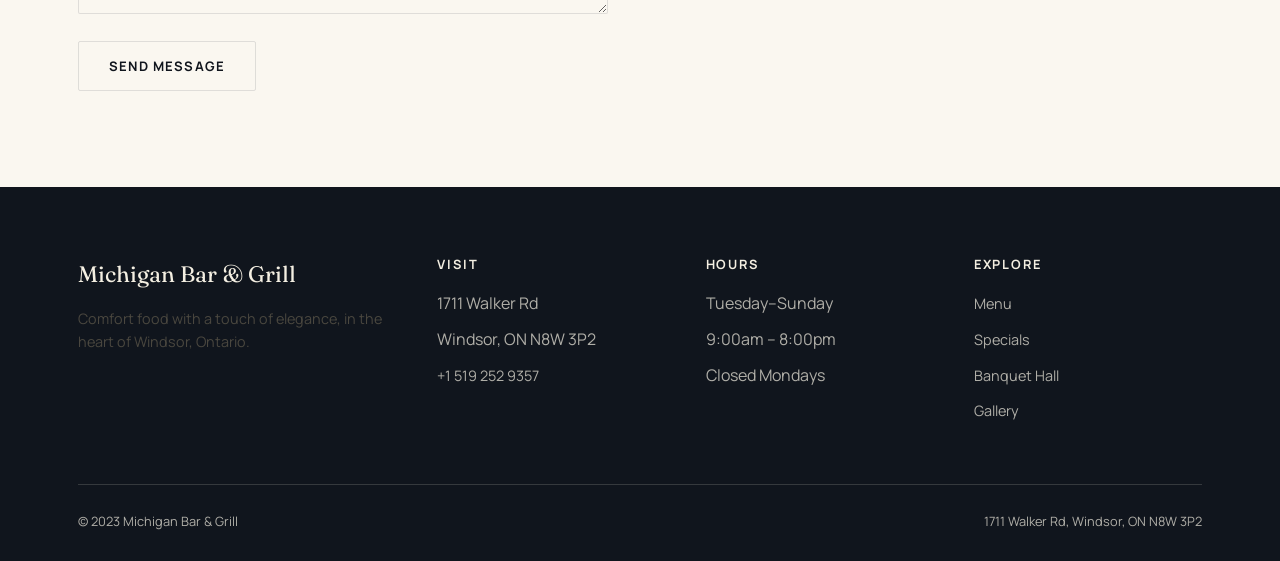
<file: contact.html>
<!DOCTYPE html>
<html lang="en">
<head>
<meta charset="UTF-8">
<meta name="viewport" content="width=device-width, initial-scale=1.0">
<title>Contact | Michigan Bar & Grill</title>
<meta name="description" content="Visit or contact Michigan Bar & Grill at 1711 Walker Rd, Windsor, Ontario. Open Tuesday–Sunday, 9am–8pm.">
<link rel="preconnect" href="https://fonts.googleapis.com">
<link href="https://fonts.googleapis.com/css2?family=Fraunces:opsz,wght@9..144,400;9..144,500;9..144,600;9..144,700&family=Manrope:wght@400;500;600;700;800&display=swap" rel="stylesheet">
<link rel="stylesheet" href="css/style.css">
</head>
<body>

<div class="topbar">
  <div class="container">
    <a href="tel:+15192529357">+1 519 252 9357</a>
    <span class="topbar-hours">Tuesday–Sunday, 9am–8pm · 1711 Walker Rd, Windsor, ON</span>
  </div>
</div>

<header class="site-header">
  <nav class="container nav">
    <a href="index.html" class="logo"><strong>Michigan</strong> Bar &amp; Grill<span>Windsor · Ontario</span></a>
    <ul class="nav-links">
      <li><a href="index.html">Home</a></li>
      <li><a href="about.html">About</a></li>
      <li><a href="menu.html">Menu</a></li>
      <li><a href="specials.html">Specials</a></li>
      <li><a href="banquet-hall.html">Banquet Hall</a></li>
      <li><a href="gallery.html">Gallery</a></li>
      <li><a href="contact.html" class="active">Contact</a></li>
    </ul>
    <button class="nav-toggle" aria-label="Toggle navigation" aria-expanded="false">
      <svg viewBox="0 0 24 24" fill="none" stroke="currentColor" stroke-width="2"><line x1="3" y1="6" x2="21" y2="6"/><line x1="3" y1="12" x2="21" y2="12"/><line x1="3" y1="18" x2="21" y2="18"/></svg>
    </button>
  </nav>
</header>

<main>

  <section class="hero hero-sm" style="background-image:url('images/dining-mural.jpg');">
    <div class="container hero-inner">
      <div class="eyebrow">Contact</div>
      <h1>Come visit us in Windsor</h1>
    </div>
  </section>
  <div class="checker-rule on-dark"></div>

  <section class="bg-cream">
    <div class="container">
      <div class="grid-3" style="margin-bottom:70px;">
        <div class="info-card">
          <span class="label">Address</span>
          <div class="value">1711 Walker Rd<br>Windsor, ON N8W 3P2</div>
        </div>
        <div class="info-card">
          <span class="label">Phone</span>
          <div class="value"><a href="tel:+15192529357">+1 519 252 9357</a></div>
        </div>
        <div class="info-card">
          <span class="label">Hours</span>
          <div class="value">Tue–Sun, 9am–8pm<br>Closed Mondays</div>
        </div>
      </div>

      <div class="grid-2" style="align-items:stretch;">
        <div>
          <div class="eyebrow">Send a Message</div>
          <h2>We'd love to hear from you</h2>
          <p>Questions about reservations, catering or the banquet hall — send us a note and our team will get back to you.</p>

          <form id="contact-form" novalidate>
            <div class="form-row">
              <div class="form-field">
                <label for="name">Name</label>
                <input type="text" id="name" name="name" required>
              </div>
              <div class="form-field">
                <label for="phone">Phone</label>
                <input type="tel" id="phone" name="phone">
              </div>
            </div>
            <div class="form-field">
              <label for="email">Email</label>
              <input type="email" id="email" name="email" required>
            </div>
            <div class="form-field">
              <label for="reason">Reason for contact</label>
              <select id="reason" name="reason">
                <option value="general">General enquiry</option>
                <option value="reservation">Reservation</option>
                <option value="banquet">Banquet hall booking</option>
                <option value="catering">Catering</option>
              </select>
            </div>
            <div class="form-field">
              <label for="message">Message</label>
              <textarea id="message" name="message" required></textarea>
            </div>
            <button type="submit" class="btn btn-outline-dark">Send Message</button>
            <p id="form-status" style="display:none; margin-top:16px; font-size:0.88rem; color:var(--gold);"></p>
          </form>
        </div>

        <div class="feature-photo" style="aspect-ratio:auto; height:100%;">
          <iframe
            class="map-frame"
            title="Map to Michigan Bar & Grill"
            src="https://maps.google.com/maps?q=1711%20Walker%20Rd%2C%20Windsor%2C%20ON%20N8W%203P2&t=&z=15&ie=UTF8&iwloc=&output=embed"
            loading="lazy"
            referrerpolicy="no-referrer-when-downgrade">
          </iframe>
        </div>
      </div>
    </div>
  </section>

</main>

<footer class="site-footer">
  <div class="container">
    <div class="footer-grid">
      <div>
        <span class="footer-logo">Michigan Bar &amp; Grill</span>
        <p>Comfort food with a touch of elegance, in the heart of Windsor, Ontario.</p>
      </div>
      <div>
        <h4>Visit</h4>
        <ul>
          <li>1711 Walker Rd</li>
          <li>Windsor, ON N8W 3P2</li>
          <li><a href="tel:+15192529357">+1 519 252 9357</a></li>
        </ul>
      </div>
      <div>
        <h4>Hours</h4>
        <ul>
          <li>Tuesday–Sunday</li>
          <li>9:00am – 8:00pm</li>
          <li>Closed Mondays</li>
        </ul>
      </div>
      <div>
        <h4>Explore</h4>
        <ul>
          <li><a href="menu.html">Menu</a></li>
          <li><a href="specials.html">Specials</a></li>
          <li><a href="banquet-hall.html">Banquet Hall</a></li>
          <li><a href="gallery.html">Gallery</a></li>
        </ul>
      </div>
    </div>
    <div class="footer-bottom">
      <span>© 2023 Michigan Bar &amp; Grill</span>
      <span>1711 Walker Rd, Windsor, ON N8W 3P2</span>
    </div>
  </div>
</footer>

<script src="js/cart.js"></script>
<script src="js/main.js"></script>
<script src="js/chat-widget.js"></script>
</body>
</html>
</file>
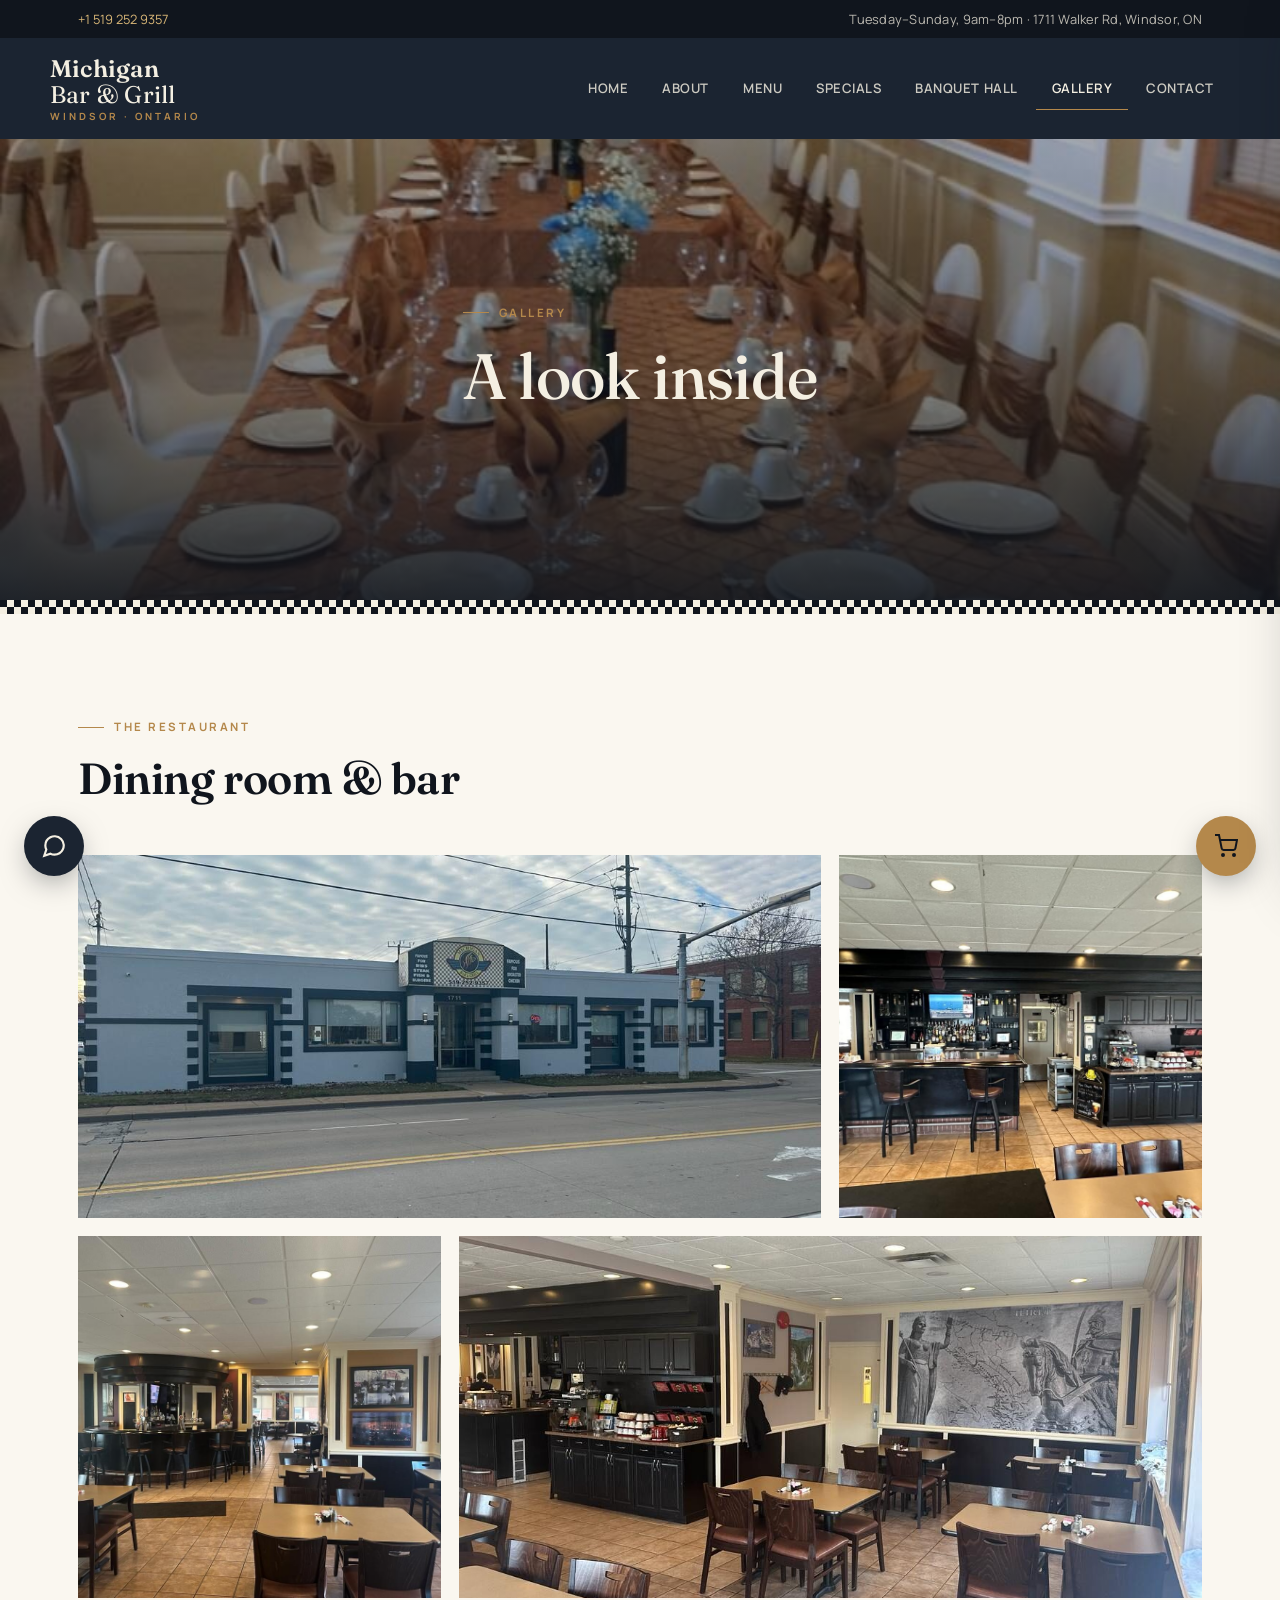
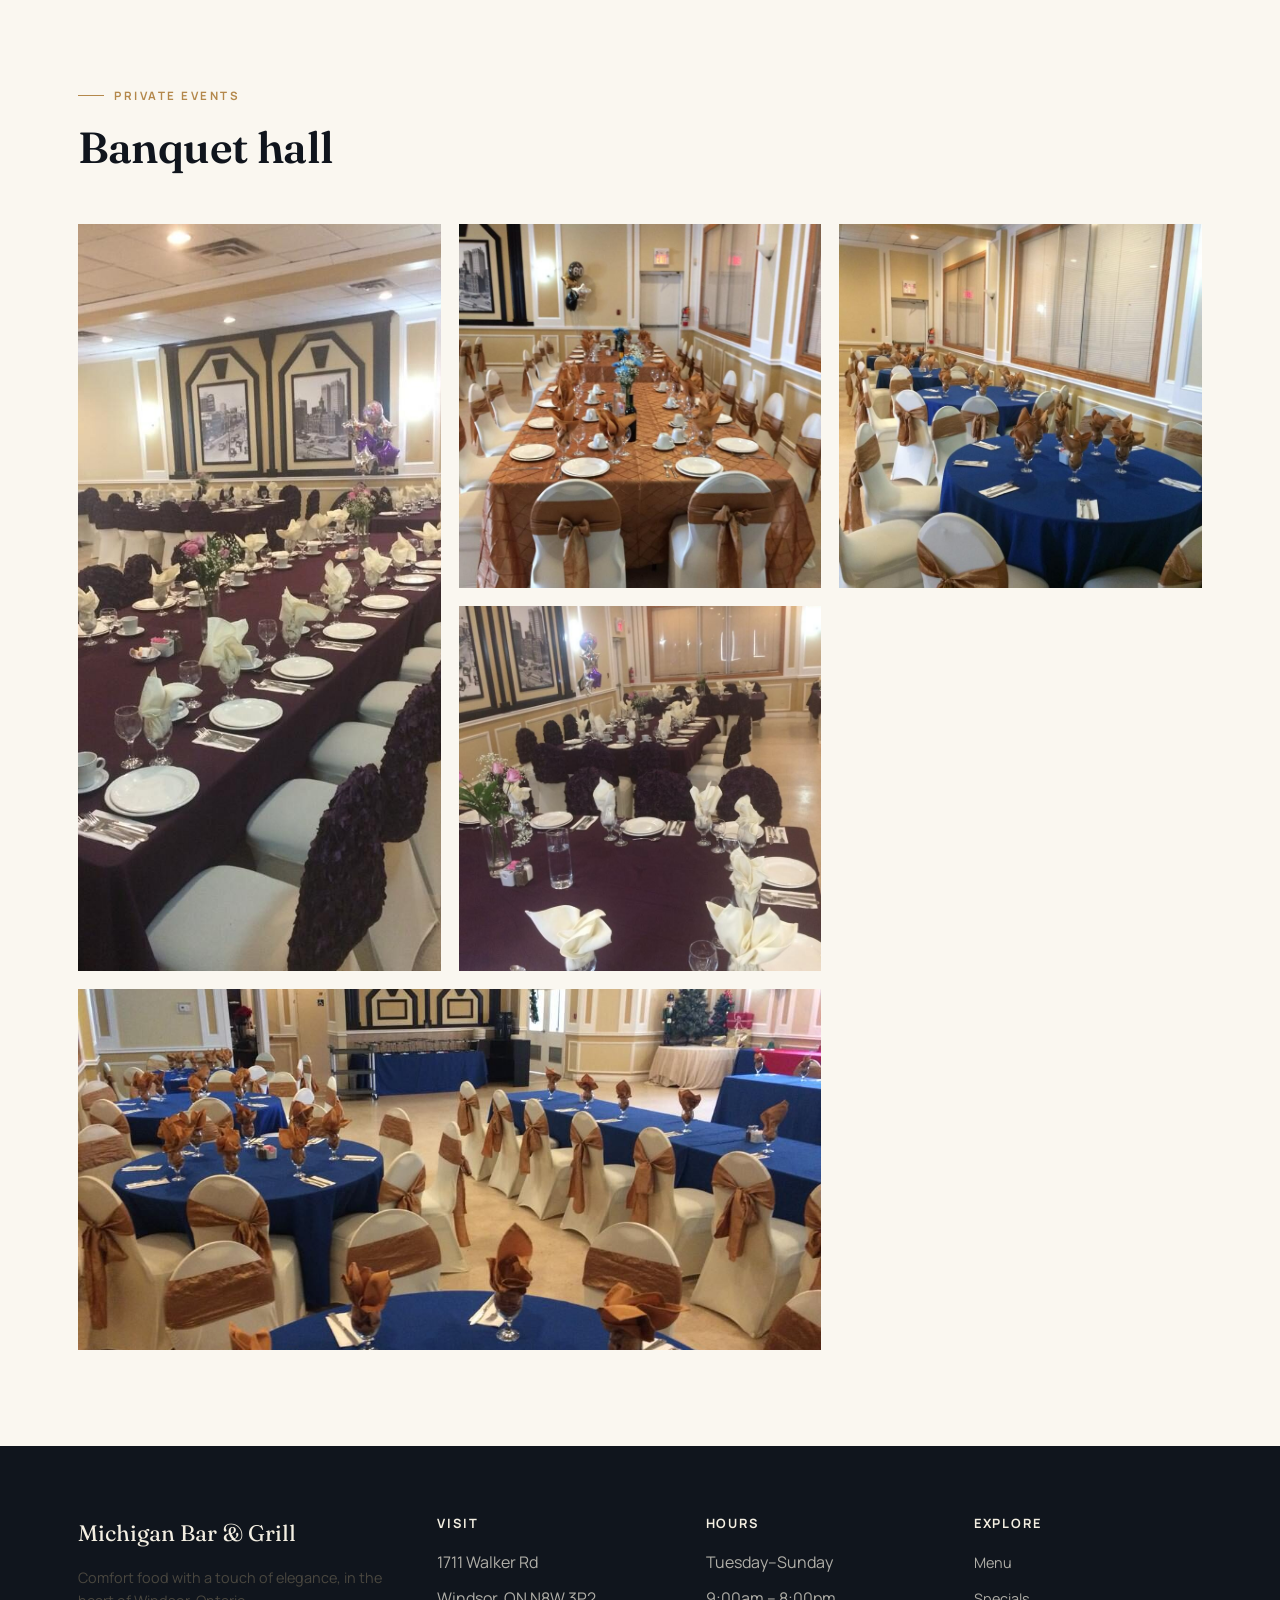
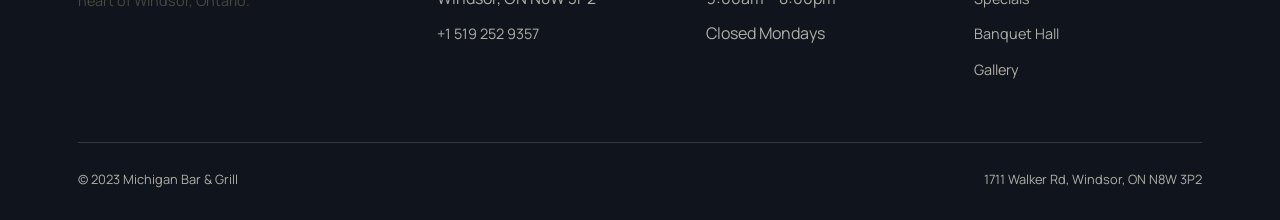
<file: gallery.html>
<!DOCTYPE html>
<html lang="en">
<head>
<meta charset="UTF-8">
<meta name="viewport" content="width=device-width, initial-scale=1.0">
<title>Gallery | Michigan Bar & Grill</title>
<meta name="description" content="See Michigan Bar & Grill — our dining room, bar, kitchen and banquet hall in Windsor, Ontario.">
<link rel="preconnect" href="https://fonts.googleapis.com">
<link href="https://fonts.googleapis.com/css2?family=Fraunces:opsz,wght@9..144,400;9..144,500;9..144,600;9..144,700&family=Manrope:wght@400;500;600;700;800&display=swap" rel="stylesheet">
<link rel="stylesheet" href="css/style.css">
</head>
<body>

<div class="topbar">
  <div class="container">
    <a href="tel:+15192529357">+1 519 252 9357</a>
    <span class="topbar-hours">Tuesday–Sunday, 9am–8pm · 1711 Walker Rd, Windsor, ON</span>
  </div>
</div>

<header class="site-header">
  <nav class="container nav">
    <a href="index.html" class="logo"><strong>Michigan</strong> Bar &amp; Grill<span>Windsor · Ontario</span></a>
    <ul class="nav-links">
      <li><a href="index.html">Home</a></li>
      <li><a href="about.html">About</a></li>
      <li><a href="menu.html">Menu</a></li>
      <li><a href="specials.html">Specials</a></li>
      <li><a href="banquet-hall.html">Banquet Hall</a></li>
      <li><a href="gallery.html" class="active">Gallery</a></li>
      <li><a href="contact.html">Contact</a></li>
    </ul>
    <button class="nav-toggle" aria-label="Toggle navigation" aria-expanded="false">
      <svg viewBox="0 0 24 24" fill="none" stroke="currentColor" stroke-width="2"><line x1="3" y1="6" x2="21" y2="6"/><line x1="3" y1="12" x2="21" y2="12"/><line x1="3" y1="18" x2="21" y2="18"/></svg>
    </button>
  </nav>
</header>

<main>

  <section class="hero hero-sm" style="background-image:url('images/banquet-round-brown.jpg');">
    <div class="container hero-inner">
      <div class="eyebrow">Gallery</div>
      <h1>A look inside</h1>
    </div>
  </section>
  <div class="checker-rule on-dark"></div>

  <section class="bg-cream">
    <div class="container">

      <div class="section-head">
        <div class="eyebrow">The Restaurant</div>
        <h2>Dining room &amp; bar</h2>
      </div>
      <div class="gallery-grid" style="margin-bottom:80px;">
        <a href="images/exterior.jpg" target="_blank" rel="noopener" class="wide"><img src="images/exterior.jpg" alt="Exterior of Michigan Bar & Grill"></a>
        <a href="images/bar-interior.jpg" target="_blank" rel="noopener"><img src="images/bar-interior.jpg" alt="Bar with stocked shelves and TV"></a>
        <a href="images/dining-bar.jpg" target="_blank" rel="noopener"><img src="images/dining-bar.jpg" alt="Dining room with round bar"></a>
        <a href="images/dining-mural.jpg" target="_blank" rel="noopener" class="wide"><img src="images/dining-mural.jpg" alt="Dining room seating with mural wall"></a>
      </div>

      <div class="section-head">
        <div class="eyebrow">Private Events</div>
        <h2>Banquet hall</h2>
      </div>
      <div class="gallery-grid">
        <a href="images/banquet-long-purple.jpg" target="_blank" rel="noopener" class="tall"><img src="images/banquet-long-purple.jpg" alt="Long banquet table set with purple linens"></a>
        <a href="images/banquet-round-brown.jpg" target="_blank" rel="noopener"><img src="images/banquet-round-brown.jpg" alt="Table set with copper chair sashes"></a>
        <a href="images/banquet-blue-tables.jpg" target="_blank" rel="noopener"><img src="images/banquet-blue-tables.jpg" alt="Blue linens with gold chair sashes"></a>
        <a href="images/banquet-purple-closeup.jpg" target="_blank" rel="noopener"><img src="images/banquet-purple-closeup.jpg" alt="Close-up place setting in the banquet hall"></a>
        <a href="images/banquet-blue-wide.jpg" target="_blank" rel="noopener" class="wide"><img src="images/banquet-blue-wide.jpg" alt="Wide view of the banquet hall set for an event"></a>
      </div>

    </div>
  </section>

</main>

<footer class="site-footer">
  <div class="container">
    <div class="footer-grid">
      <div>
        <span class="footer-logo">Michigan Bar &amp; Grill</span>
        <p>Comfort food with a touch of elegance, in the heart of Windsor, Ontario.</p>
      </div>
      <div>
        <h4>Visit</h4>
        <ul>
          <li>1711 Walker Rd</li>
          <li>Windsor, ON N8W 3P2</li>
          <li><a href="tel:+15192529357">+1 519 252 9357</a></li>
        </ul>
      </div>
      <div>
        <h4>Hours</h4>
        <ul>
          <li>Tuesday–Sunday</li>
          <li>9:00am – 8:00pm</li>
          <li>Closed Mondays</li>
        </ul>
      </div>
      <div>
        <h4>Explore</h4>
        <ul>
          <li><a href="menu.html">Menu</a></li>
          <li><a href="specials.html">Specials</a></li>
          <li><a href="banquet-hall.html">Banquet Hall</a></li>
          <li><a href="gallery.html">Gallery</a></li>
        </ul>
      </div>
    </div>
    <div class="footer-bottom">
      <span>© 2023 Michigan Bar &amp; Grill</span>
      <span>1711 Walker Rd, Windsor, ON N8W 3P2</span>
    </div>
  </div>
</footer>

<script src="js/cart.js"></script>
<script src="js/main.js"></script>
<script src="js/chat-widget.js"></script>
</body>
</html>
</file>
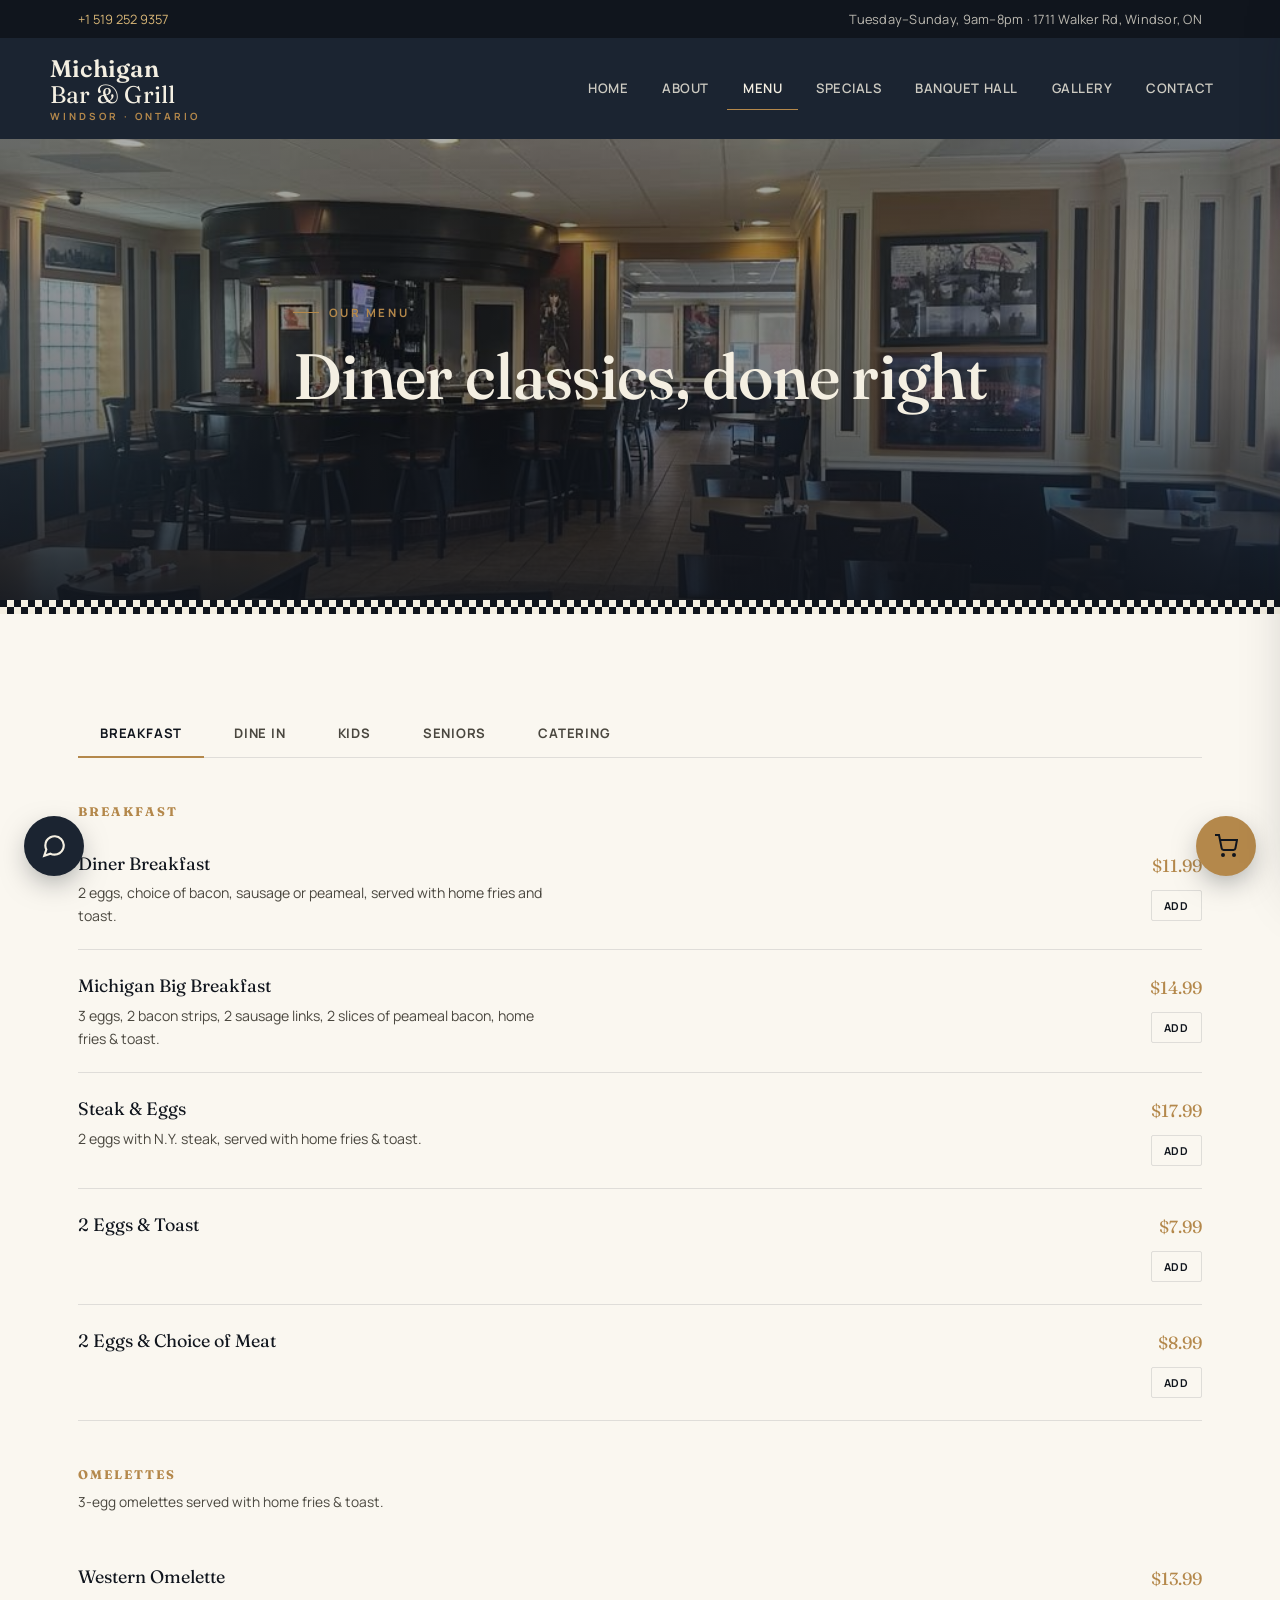
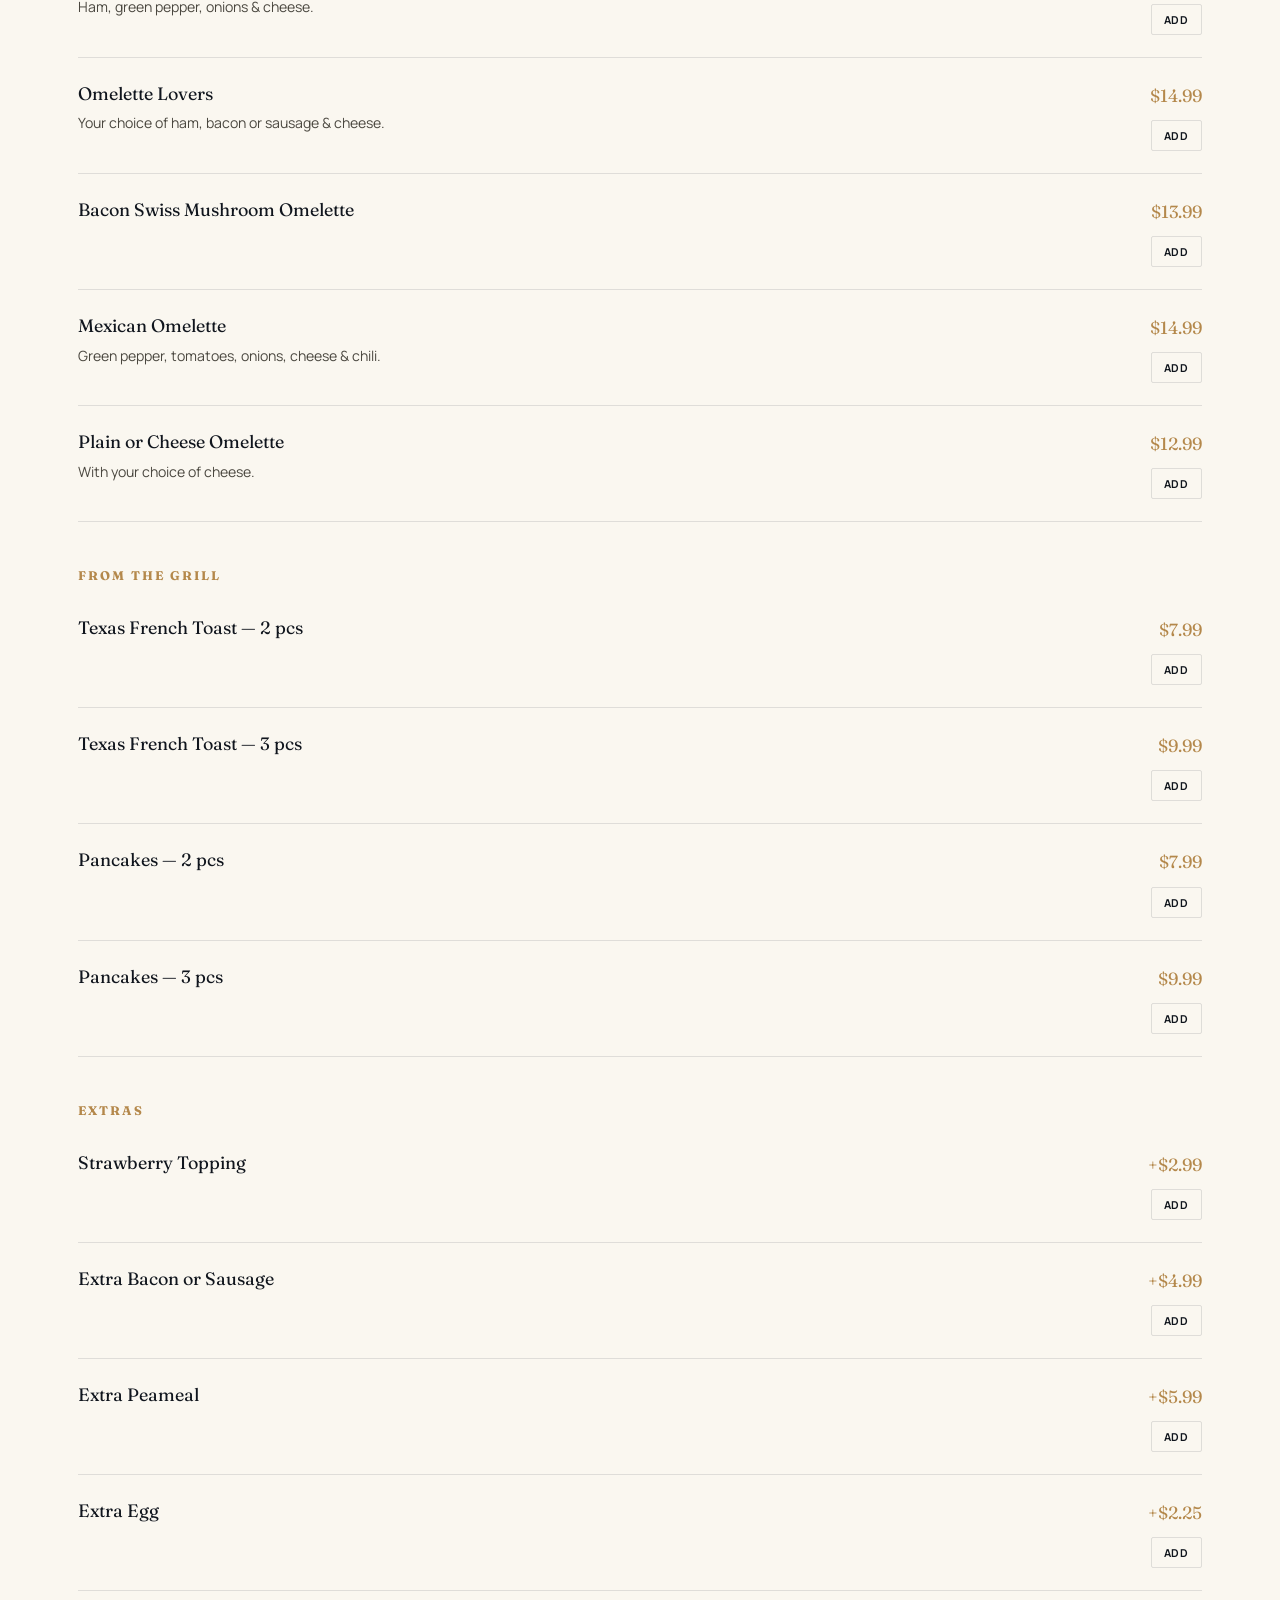
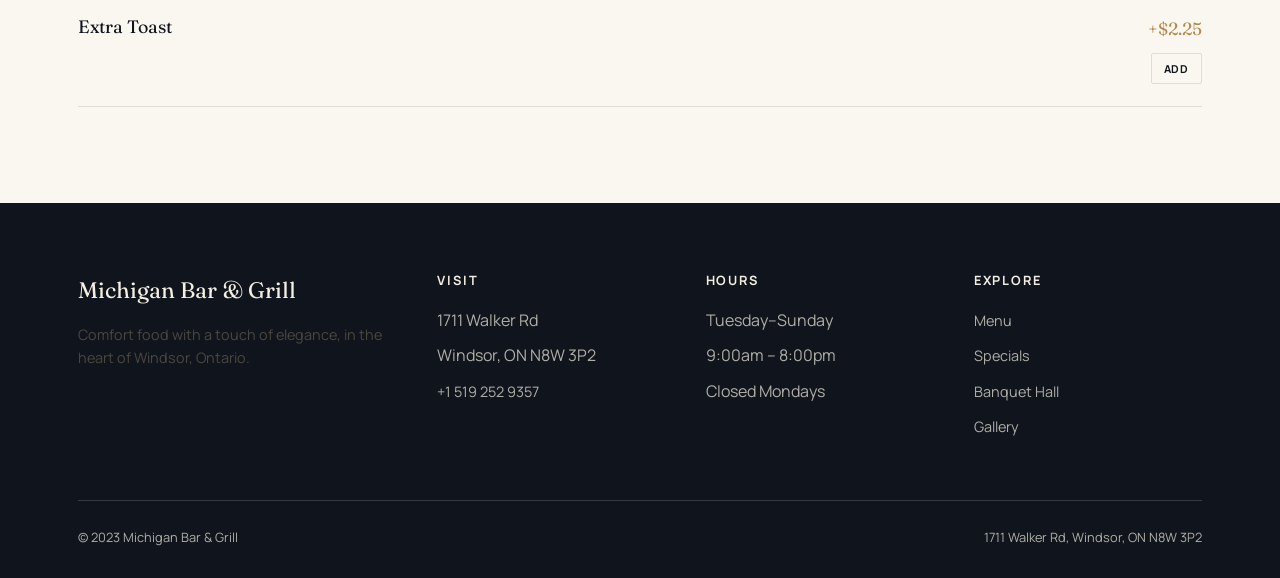
<file: menu.html>
<!DOCTYPE html>
<html lang="en">
<head>
<meta charset="UTF-8">
<meta name="viewport" content="width=device-width, initial-scale=1.0">
<title>Menu | Michigan Bar & Grill</title>
<meta name="description" content="Explore the Michigan Bar & Grill menu — breakfast, dine-in favourites, and more, served Tuesday–Sunday in Windsor, Ontario.">
<link rel="preconnect" href="https://fonts.googleapis.com">
<link href="https://fonts.googleapis.com/css2?family=Fraunces:opsz,wght@9..144,400;9..144,500;9..144,600;9..144,700&family=Manrope:wght@400;500;600;700;800&display=swap" rel="stylesheet">
<link rel="stylesheet" href="css/style.css">
</head>
<body>

<div class="topbar">
  <div class="container">
    <a href="tel:+15192529357">+1 519 252 9357</a>
    <span class="topbar-hours">Tuesday–Sunday, 9am–8pm · 1711 Walker Rd, Windsor, ON</span>
  </div>
</div>

<header class="site-header">
  <nav class="container nav">
    <a href="index.html" class="logo"><strong>Michigan</strong> Bar &amp; Grill<span>Windsor · Ontario</span></a>
    <ul class="nav-links">
      <li><a href="index.html">Home</a></li>
      <li><a href="about.html">About</a></li>
      <li><a href="menu.html" class="active">Menu</a></li>
      <li><a href="specials.html">Specials</a></li>
      <li><a href="banquet-hall.html">Banquet Hall</a></li>
      <li><a href="gallery.html">Gallery</a></li>
      <li><a href="contact.html">Contact</a></li>
    </ul>
    <button class="nav-toggle" aria-label="Toggle navigation" aria-expanded="false">
      <svg viewBox="0 0 24 24" fill="none" stroke="currentColor" stroke-width="2"><line x1="3" y1="6" x2="21" y2="6"/><line x1="3" y1="12" x2="21" y2="12"/><line x1="3" y1="18" x2="21" y2="18"/></svg>
    </button>
  </nav>
</header>

<main>

  <section class="hero hero-sm" style="background-image:url('images/dining-bar.jpg');">
    <div class="container hero-inner">
      <div class="eyebrow">Our Menu</div>
      <h1>Diner classics, done right</h1>
    </div>
  </section>
  <div class="checker-rule on-dark"></div>

  <section class="bg-cream">
    <div class="container">

      <div class="menu-tabs" role="tablist">
        <button class="menu-tab active" data-tab="panel-breakfast">Breakfast</button>
        <button class="menu-tab" data-tab="panel-dinein">Dine In</button>
        <button class="menu-tab" data-tab="panel-kids">Kids</button>
        <button class="menu-tab" data-tab="panel-seniors">Seniors</button>
        <button class="menu-tab" data-tab="panel-catering">Catering</button>
      </div>

      <!-- BREAKFAST -->
      <div id="panel-breakfast" class="menu-panel active">

        <div class="menu-group-title">Breakfast</div>
        <div class="dish-card" data-id="diner-breakfast" data-name="Diner Breakfast" data-price="11.99">
          <div><div class="dish-name">Diner Breakfast</div><p class="dish-desc">2 eggs, choice of bacon, sausage or peameal, served with home fries and toast.</p></div>
          <div class="dish-price-col"><div class="dish-price">$11.99</div><button class="add-cart-btn" type="button">Add</button></div>
        </div>
        <div class="dish-card" data-id="michigan-big-breakfast" data-name="Michigan Big Breakfast" data-price="14.99">
          <div><div class="dish-name">Michigan Big Breakfast</div><p class="dish-desc">3 eggs, 2 bacon strips, 2 sausage links, 2 slices of peameal bacon, home fries &amp; toast.</p></div>
          <div class="dish-price-col"><div class="dish-price">$14.99</div><button class="add-cart-btn" type="button">Add</button></div>
        </div>
        <div class="dish-card" data-id="steak-eggs" data-name="Steak & Eggs" data-price="17.99">
          <div><div class="dish-name">Steak &amp; Eggs</div><p class="dish-desc">2 eggs with N.Y. steak, served with home fries &amp; toast.</p></div>
          <div class="dish-price-col"><div class="dish-price">$17.99</div><button class="add-cart-btn" type="button">Add</button></div>
        </div>
        <div class="dish-card" data-id="2eggs-toast" data-name="2 Eggs & Toast" data-price="7.99">
          <div><div class="dish-name">2 Eggs &amp; Toast</div></div>
          <div class="dish-price-col"><div class="dish-price">$7.99</div><button class="add-cart-btn" type="button">Add</button></div>
        </div>
        <div class="dish-card" data-id="2eggs-meat" data-name="2 Eggs & Choice of Meat" data-price="8.99">
          <div><div class="dish-name">2 Eggs &amp; Choice of Meat</div></div>
          <div class="dish-price-col"><div class="dish-price">$8.99</div><button class="add-cart-btn" type="button">Add</button></div>
        </div>

        <div class="menu-group-title">Omelettes</div>
        <p class="menu-note">3-egg omelettes served with home fries &amp; toast.</p>
        <div class="dish-card" data-id="western-omelette" data-name="Western Omelette" data-price="13.99">
          <div><div class="dish-name">Western Omelette</div><p class="dish-desc">Ham, green pepper, onions &amp; cheese.</p></div>
          <div class="dish-price-col"><div class="dish-price">$13.99</div><button class="add-cart-btn" type="button">Add</button></div>
        </div>
        <div class="dish-card" data-id="omelette-lovers" data-name="Omelette Lovers" data-price="14.99">
          <div><div class="dish-name">Omelette Lovers</div><p class="dish-desc">Your choice of ham, bacon or sausage &amp; cheese.</p></div>
          <div class="dish-price-col"><div class="dish-price">$14.99</div><button class="add-cart-btn" type="button">Add</button></div>
        </div>
        <div class="dish-card" data-id="bacon-swiss-mushroom-omelette" data-name="Bacon Swiss Mushroom Omelette" data-price="13.99">
          <div><div class="dish-name">Bacon Swiss Mushroom Omelette</div></div>
          <div class="dish-price-col"><div class="dish-price">$13.99</div><button class="add-cart-btn" type="button">Add</button></div>
        </div>
        <div class="dish-card" data-id="mexican-omelette" data-name="Mexican Omelette" data-price="14.99">
          <div><div class="dish-name">Mexican Omelette</div><p class="dish-desc">Green pepper, tomatoes, onions, cheese &amp; chili.</p></div>
          <div class="dish-price-col"><div class="dish-price">$14.99</div><button class="add-cart-btn" type="button">Add</button></div>
        </div>
        <div class="dish-card" data-id="plain-cheese-omelette" data-name="Plain or Cheese Omelette" data-price="12.99">
          <div><div class="dish-name">Plain or Cheese Omelette</div><p class="dish-desc">With your choice of cheese.</p></div>
          <div class="dish-price-col"><div class="dish-price">$12.99</div><button class="add-cart-btn" type="button">Add</button></div>
        </div>

        <div class="menu-group-title">From the Grill</div>
        <div class="dish-card" data-id="texas-french-toast-2pc" data-name="Texas French Toast (2pc)" data-price="7.99">
          <div><div class="dish-name">Texas French Toast — 2 pcs</div></div>
          <div class="dish-price-col"><div class="dish-price">$7.99</div><button class="add-cart-btn" type="button">Add</button></div>
        </div>
        <div class="dish-card" data-id="texas-french-toast-3pc" data-name="Texas French Toast (3pc)" data-price="9.99">
          <div><div class="dish-name">Texas French Toast — 3 pcs</div></div>
          <div class="dish-price-col"><div class="dish-price">$9.99</div><button class="add-cart-btn" type="button">Add</button></div>
        </div>
        <div class="dish-card" data-id="pancakes-2pc" data-name="Pancakes (2pc)" data-price="7.99">
          <div><div class="dish-name">Pancakes — 2 pcs</div></div>
          <div class="dish-price-col"><div class="dish-price">$7.99</div><button class="add-cart-btn" type="button">Add</button></div>
        </div>
        <div class="dish-card" data-id="pancakes-3pc" data-name="Pancakes (3pc)" data-price="9.99">
          <div><div class="dish-name">Pancakes — 3 pcs</div></div>
          <div class="dish-price-col"><div class="dish-price">$9.99</div><button class="add-cart-btn" type="button">Add</button></div>
        </div>

        <div class="menu-group-title">Extras</div>
        <div class="dish-card" data-id="extra-strawberry-topping" data-name="Strawberry Topping" data-price="2.99">
          <div><div class="dish-name">Strawberry Topping</div></div>
          <div class="dish-price-col"><div class="dish-price">+$2.99</div><button class="add-cart-btn" type="button">Add</button></div>
        </div>
        <div class="dish-card" data-id="extra-bacon-sausage" data-name="Extra Bacon or Sausage" data-price="4.99">
          <div><div class="dish-name">Extra Bacon or Sausage</div></div>
          <div class="dish-price-col"><div class="dish-price">+$4.99</div><button class="add-cart-btn" type="button">Add</button></div>
        </div>
        <div class="dish-card" data-id="extra-peameal" data-name="Extra Peameal" data-price="5.99">
          <div><div class="dish-name">Extra Peameal</div></div>
          <div class="dish-price-col"><div class="dish-price">+$5.99</div><button class="add-cart-btn" type="button">Add</button></div>
        </div>
        <div class="dish-card" data-id="extra-egg" data-name="Extra Egg" data-price="2.25">
          <div><div class="dish-name">Extra Egg</div></div>
          <div class="dish-price-col"><div class="dish-price">+$2.25</div><button class="add-cart-btn" type="button">Add</button></div>
        </div>
        <div class="dish-card" data-id="extra-toast" data-name="Extra Toast" data-price="2.25">
          <div><div class="dish-name">Extra Toast</div></div>
          <div class="dish-price-col"><div class="dish-price">+$2.25</div><button class="add-cart-btn" type="button">Add</button></div>
        </div>
      </div>

      <!-- DINE IN -->
      <div id="panel-dinein" class="menu-panel">
        <div class="menu-group-title">Dine In Favourites</div>
        <p class="menu-note">Our most-loved dinner and lunch plates — famous for Broaster chicken, ribs, steak, fish &amp; burgers.</p>
        <div class="dish-card">
          <div><div class="dish-name">Southern Chicken Salad</div><p class="dish-desc">Tender fried chicken, roasted peppers, cheese, croutons, tomatoes, cucumbers, onions, olives &amp; bacon.</p></div>
          <div class="dish-price">$14.99</div>
        </div>
        <div class="dish-card">
          <div><div class="dish-name">Western Sandwich</div><p class="dish-desc">3 eggs, ham, onions, peppers &amp; cheese on Texas toast, with choice of 1 side.</p></div>
          <div class="dish-price">$13.99</div>
        </div>
        <div class="dish-card">
          <div><div class="dish-name">BBQ Rib Plate</div><p class="dish-desc">A smaller portion of ribs with fries.</p></div>
          <div class="dish-price">$15.99</div>
        </div>
        <div class="dish-card">
          <div><div class="dish-name">Chicken Souvlaki Dinner</div><p class="dish-desc">2 grilled chicken skewers, served with a Greek salad, pita, tzatziki and choice of potato.</p></div>
          <div class="dish-price">$19.99</div>
        </div>
        <div class="dish-card">
          <div><div class="dish-name">Southern Fried Chicken</div><p class="dish-desc">Southern fried chicken tenderloins served over a generous portion of mashed potatoes, corn and gravy, with 1 side.</p></div>
          <div class="dish-price">$19.99</div>
        </div>
        <div class="dish-card">
          <div><div class="dish-name">Halibut Fish N' Chips</div><p class="dish-desc">Golden fried and served with choice of potato and coleslaw.</p></div>
          <div class="dish-price">$21.99</div>
        </div>
        <p class="menu-note" style="margin-top:28px;">Ask your server about our full lineup of Broaster chicken, burgers, steaks and sides.</p>
      </div>

      <!-- KIDS -->
      <div id="panel-kids" class="menu-panel">
        <div class="menu-group-title">Kids Menu</div>
        <div class="menu-placeholder">Our kids' menu is served table-side — ask your server for today's selections.</div>
      </div>

      <!-- SENIORS -->
      <div id="panel-seniors" class="menu-panel">
        <div class="menu-group-title">Seniors Menu</div>
        <div class="menu-placeholder">Seniors' portions and pricing are available daily — ask your server for details.</div>
      </div>

      <!-- CATERING -->
      <div id="panel-catering" class="menu-panel">
        <div class="menu-group-title">Catering</div>
        <p class="menu-note">Let Michigan Bar &amp; Grill elevate your next family gathering, corporate event or festive celebration.</p>
        <div class="menu-placeholder">Call <a href="tel:+15192529357" style="color:var(--navy-deep); font-weight:700;">+1 519 252 9357</a> to build a custom catering package for your event.</div>
      </div>

    </div>
  </section>

</main>

<footer class="site-footer">
  <div class="container">
    <div class="footer-grid">
      <div>
        <span class="footer-logo">Michigan Bar &amp; Grill</span>
        <p>Comfort food with a touch of elegance, in the heart of Windsor, Ontario.</p>
      </div>
      <div>
        <h4>Visit</h4>
        <ul>
          <li>1711 Walker Rd</li>
          <li>Windsor, ON N8W 3P2</li>
          <li><a href="tel:+15192529357">+1 519 252 9357</a></li>
        </ul>
      </div>
      <div>
        <h4>Hours</h4>
        <ul>
          <li>Tuesday–Sunday</li>
          <li>9:00am – 8:00pm</li>
          <li>Closed Mondays</li>
        </ul>
      </div>
      <div>
        <h4>Explore</h4>
        <ul>
          <li><a href="menu.html">Menu</a></li>
          <li><a href="specials.html">Specials</a></li>
          <li><a href="banquet-hall.html">Banquet Hall</a></li>
          <li><a href="gallery.html">Gallery</a></li>
        </ul>
      </div>
    </div>
    <div class="footer-bottom">
      <span>© 2023 Michigan Bar &amp; Grill</span>
      <span>1711 Walker Rd, Windsor, ON N8W 3P2</span>
    </div>
  </div>
</footer>

<script src="js/cart.js"></script>
<script src="js/main.js"></script>
<script src="js/chat-widget.js"></script>
</body>
</html>
</file>
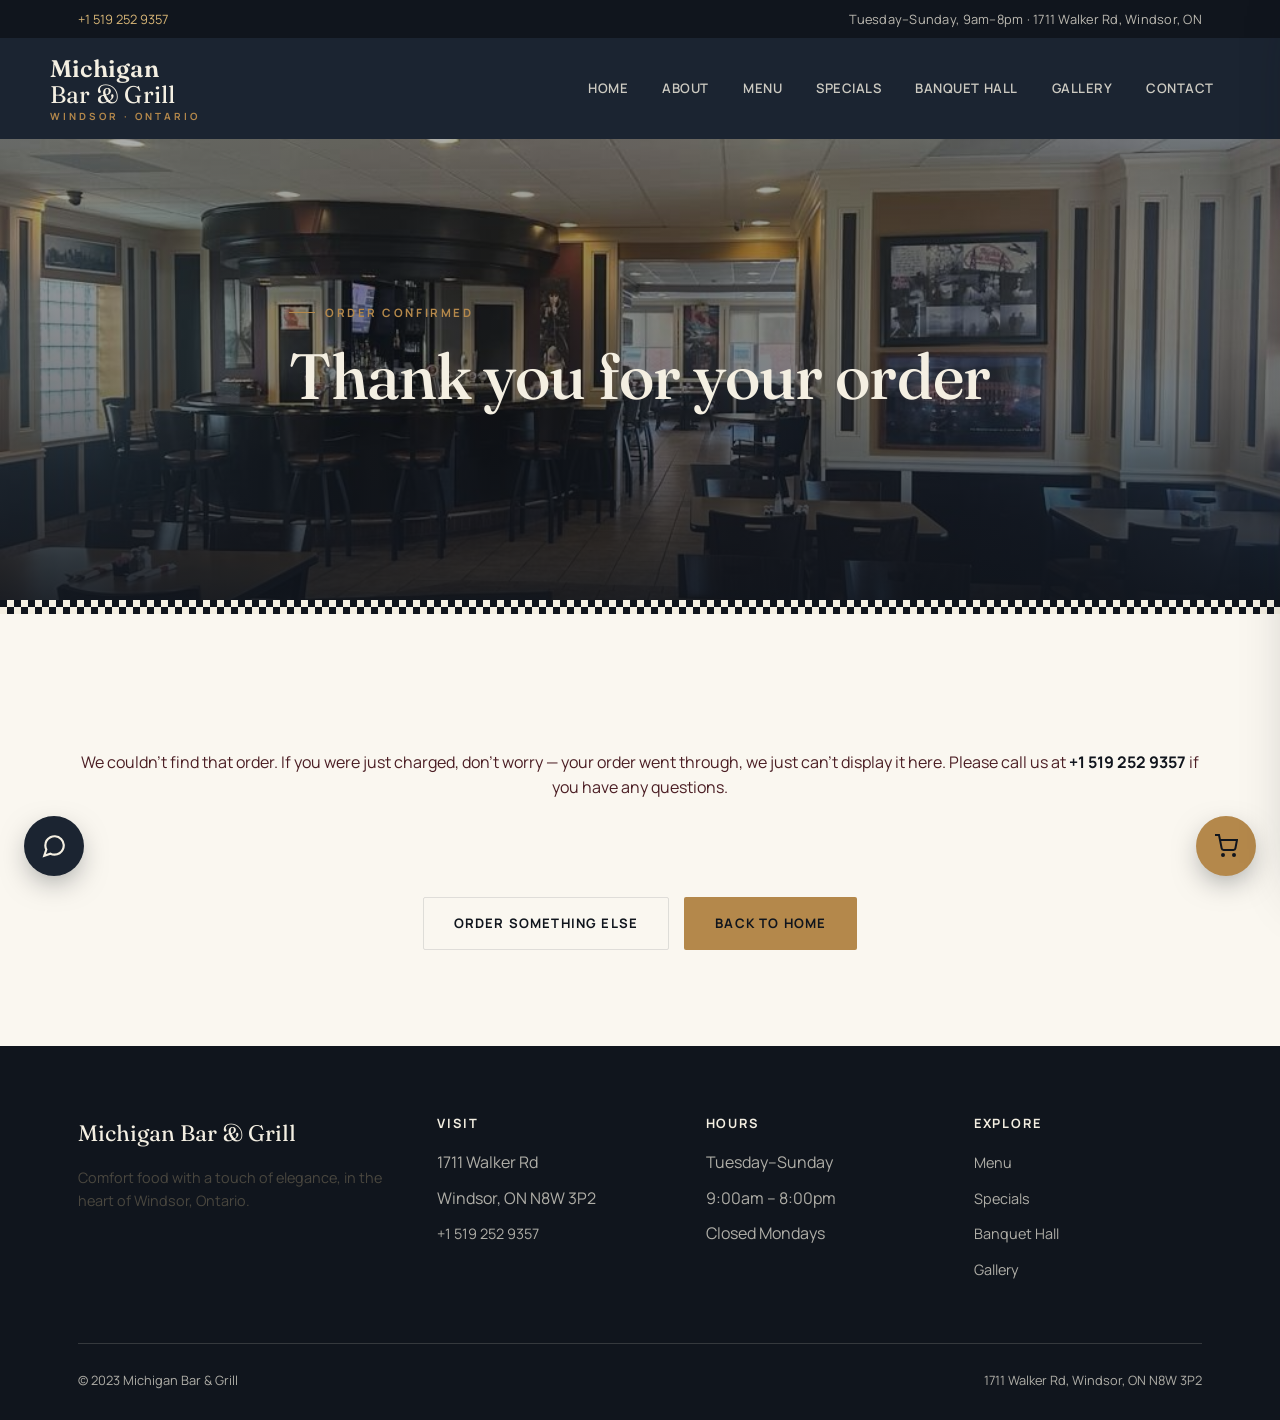
<file: order-success.html>
<!DOCTYPE html>
<html lang="en">
<head>
<meta charset="UTF-8">
<meta name="viewport" content="width=device-width, initial-scale=1.0">
<title>Order Confirmed | Michigan Bar & Grill</title>
<meta name="description" content="Thank you for your order at Michigan Bar & Grill.">
<link rel="preconnect" href="https://fonts.googleapis.com">
<link href="https://fonts.googleapis.com/css2?family=Fraunces:opsz,wght@9..144,400;9..144,500;9..144,600;9..144,700&family=Manrope:wght@400;500;600;700;800&display=swap" rel="stylesheet">
<link rel="stylesheet" href="css/style.css">
<style>
  /* Page-specific — reuses the site's tokens/patterns, just a few
     additions for the order-summary layout that didn't exist elsewhere. */
  .order-success-icon {
    width: 64px;
    height: 64px;
    border-radius: 50%;
    background: var(--gold);
    display: flex;
    align-items: center;
    justify-content: center;
    margin: 0 auto 24px;
  }
  .order-success-icon svg { width: 30px; height: 30px; color: var(--navy-deep); }

  .order-summary-card {
    background: var(--cream-soft);
    border: 1px solid var(--line);
    padding: 8px 32px;
    max-width: 620px;
    margin: 0 auto;
  }
  .order-summary-row {
    display: flex;
    justify-content: space-between;
    padding: 14px 0;
    border-bottom: 1px solid var(--line);
    font-size: 0.88rem;
  }
  .order-summary-row:last-child { border-bottom: none; }
  .order-summary-row .label { color: var(--ink-soft); }
  .order-summary-row .value { color: var(--navy-deep); font-weight: 600; text-align: right; }

  .order-total-row {
    display: flex;
    justify-content: space-between;
    align-items: baseline;
    padding: 20px 0 4px;
    margin-top: 6px;
    border-top: 2px solid var(--navy-deep);
  }
  .order-total-row .label {
    font-size: 0.8rem;
    letter-spacing: 0.08em;
    text-transform: uppercase;
    color: var(--ink-soft);
  }
  .order-total-row .amount {
    font-family: var(--font-display);
    font-size: 1.6rem;
    color: var(--gold);
  }

  .order-state { text-align: center; padding: 40px 0; color: var(--ink-soft); }
  .order-state.error { color: var(--burgundy); }

  #order-content { display: none; }
</style>
</head>
<body>

<div class="topbar">
  <div class="container">
    <a href="tel:+15192529357">+1 519 252 9357</a>
    <span class="topbar-hours">Tuesday–Sunday, 9am–8pm · 1711 Walker Rd, Windsor, ON</span>
  </div>
</div>

<header class="site-header">
  <nav class="container nav">
    <a href="index.html" class="logo"><strong>Michigan</strong> Bar &amp; Grill<span>Windsor · Ontario</span></a>
    <ul class="nav-links">
      <li><a href="index.html">Home</a></li>
      <li><a href="about.html">About</a></li>
      <li><a href="menu.html">Menu</a></li>
      <li><a href="specials.html">Specials</a></li>
      <li><a href="banquet-hall.html">Banquet Hall</a></li>
      <li><a href="gallery.html">Gallery</a></li>
      <li><a href="contact.html">Contact</a></li>
    </ul>
    <button class="nav-toggle" aria-label="Toggle navigation" aria-expanded="false">
      <svg viewBox="0 0 24 24" fill="none" stroke="currentColor" stroke-width="2"><line x1="3" y1="6" x2="21" y2="6"/><line x1="3" y1="12" x2="21" y2="12"/><line x1="3" y1="18" x2="21" y2="18"/></svg>
    </button>
  </nav>
</header>

<main>

  <section class="hero hero-sm" style="background-image:url('images/dining-bar.jpg');">
    <div class="container hero-inner">
      <div class="eyebrow">Order Confirmed</div>
      <h1>Thank you for your order</h1>
    </div>
  </section>
  <div class="checker-rule on-dark"></div>

  <section class="bg-cream">
    <div class="container">

      <div id="order-loading" class="order-state">Loading your order…</div>
      <div id="order-error" class="order-state error" style="display:none;">
        We couldn't find that order. If you were just charged, don't worry — your order went through, we just can't display it here. Please call us at <a href="tel:+15192529357" style="color:var(--navy-deep); font-weight:700;">+1 519 252 9357</a> if you have any questions.
      </div>

      <div id="order-content">
        <div class="order-success-icon">
          <svg viewBox="0 0 24 24" fill="none" stroke="currentColor" stroke-width="2.5"><path d="M20 6L9 17l-5-5"/></svg>
        </div>

        <div class="section-head center">
          <div class="eyebrow">Order #<span id="order-id">—</span></div>
          <h2>We're getting started on it</h2>
          <p class="center-col text-center">We'll have your order ready for pickup. If anything comes up, we'll give <span id="order-name-inline">you</span> a call at the number provided.</p>
        </div>

        <div class="order-summary-card">
          <div id="order-items"></div>
          <div class="order-total-row">
            <span class="label">Total</span>
            <span class="amount" id="order-total">$0.00</span>
          </div>
        </div>

        <div class="grid-3" style="margin-top:48px; max-width:620px; margin-left:auto; margin-right:auto;">
          <div class="info-card">
            <span class="label">Pickup Name</span>
            <div class="value" id="order-customer-name" style="font-size:1rem;">—</div>
          </div>
          <div class="info-card">
            <span class="label">Phone</span>
            <div class="value" id="order-customer-phone" style="font-size:1rem;">—</div>
          </div>
          <div class="info-card">
            <span class="label">Pickup Location</span>
            <div class="value" style="font-size:1rem;">1711 Walker Rd</div>
          </div>
        </div>
      </div>

      <div class="text-center" style="margin-top:56px;">
        <a href="menu.html" class="btn btn-outline-dark">Order Something Else</a>
        <a href="index.html" class="btn btn-gold" style="margin-left:12px;">Back to Home</a>
      </div>

    </div>
  </section>

</main>

<footer class="site-footer">
  <div class="container">
    <div class="footer-grid">
      <div>
        <span class="footer-logo">Michigan Bar &amp; Grill</span>
        <p>Comfort food with a touch of elegance, in the heart of Windsor, Ontario.</p>
      </div>
      <div>
        <h4>Visit</h4>
        <ul>
          <li>1711 Walker Rd</li>
          <li>Windsor, ON N8W 3P2</li>
          <li><a href="tel:+15192529357">+1 519 252 9357</a></li>
        </ul>
      </div>
      <div>
        <h4>Hours</h4>
        <ul>
          <li>Tuesday–Sunday</li>
          <li>9:00am – 8:00pm</li>
          <li>Closed Mondays</li>
        </ul>
      </div>
      <div>
        <h4>Explore</h4>
        <ul>
          <li><a href="menu.html">Menu</a></li>
          <li><a href="specials.html">Specials</a></li>
          <li><a href="banquet-hall.html">Banquet Hall</a></li>
          <li><a href="gallery.html">Gallery</a></li>
        </ul>
      </div>
    </div>
    <div class="footer-bottom">
      <span>© 2023 Michigan Bar &amp; Grill</span>
      <span>1711 Walker Rd, Windsor, ON N8W 3P2</span>
    </div>
  </div>
</footer>

<script src="js/cart.js"></script>
<script src="js/main.js"></script>
<script src="js/chat-widget.js"></script>
<script>
  (function () {
    const BACKEND_URL = "https://michigan-bar-grill-backend-production.up.railway.app";
    const BUSINESS_ID = "michigan-bar-grill";

    const params = new URLSearchParams(window.location.search);
    const sessionId = params.get("session_id");

    const loadingEl = document.getElementById("order-loading");
    const errorEl = document.getElementById("order-error");
    const contentEl = document.getElementById("order-content");

    function money(n) {
      return `$${Number(n).toFixed(2)}`;
    }

    function renderOrder(order) {
      document.getElementById("order-id").textContent = order.id;
      document.getElementById("order-customer-name").textContent = order.customerName || "—";
      document.getElementById("order-customer-phone").textContent = order.customerPhone || "—";
      document.getElementById("order-name-inline").textContent = order.customerName || "you";
      document.getElementById("order-total").textContent = money(order.subtotal);

      const itemsEl = document.getElementById("order-items");
      itemsEl.innerHTML = order.items
        .map(
          (item) => `
        <div class="order-summary-row">
          <span class="label">${item.quantity} × ${item.name}</span>
          <span class="value">${money(item.price * item.quantity)}</span>
        </div>
      `
        )
        .join("");

      loadingEl.style.display = "none";
      contentEl.style.display = "block";
    }

    async function loadOrder() {
      if (!sessionId) {
        loadingEl.style.display = "none";
        errorEl.style.display = "block";
        return;
      }

      try {
        const res = await fetch(`${BACKEND_URL}/api/orders/by-session/${encodeURIComponent(sessionId)}`, {
          headers: { "X-WorkBay-Business": BUSINESS_ID },
        });
        if (!res.ok) throw new Error("Order not found");
        const order = await res.json();
        renderOrder(order);
      } catch (err) {
        loadingEl.style.display = "none";
        errorEl.style.display = "block";
      }
    }

    loadOrder();
  })();
</script>
</body>
</html>
</file>
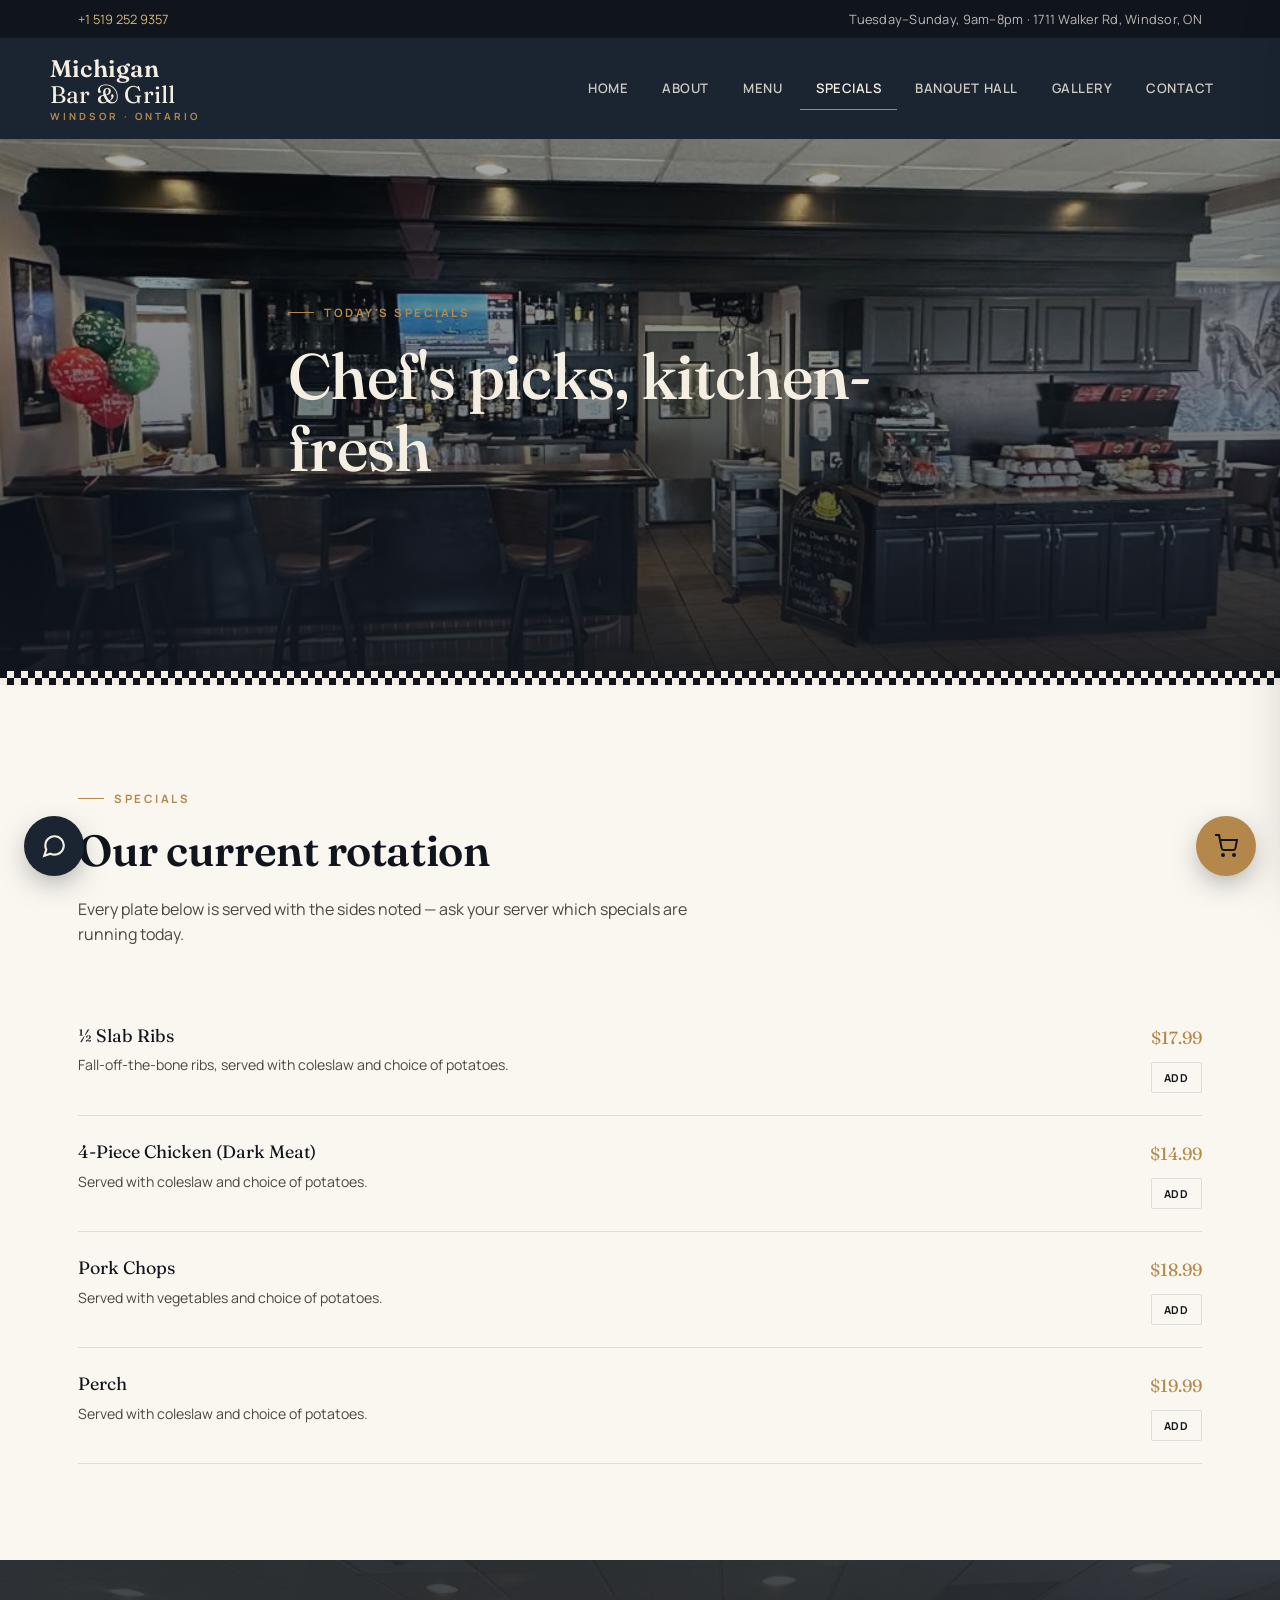
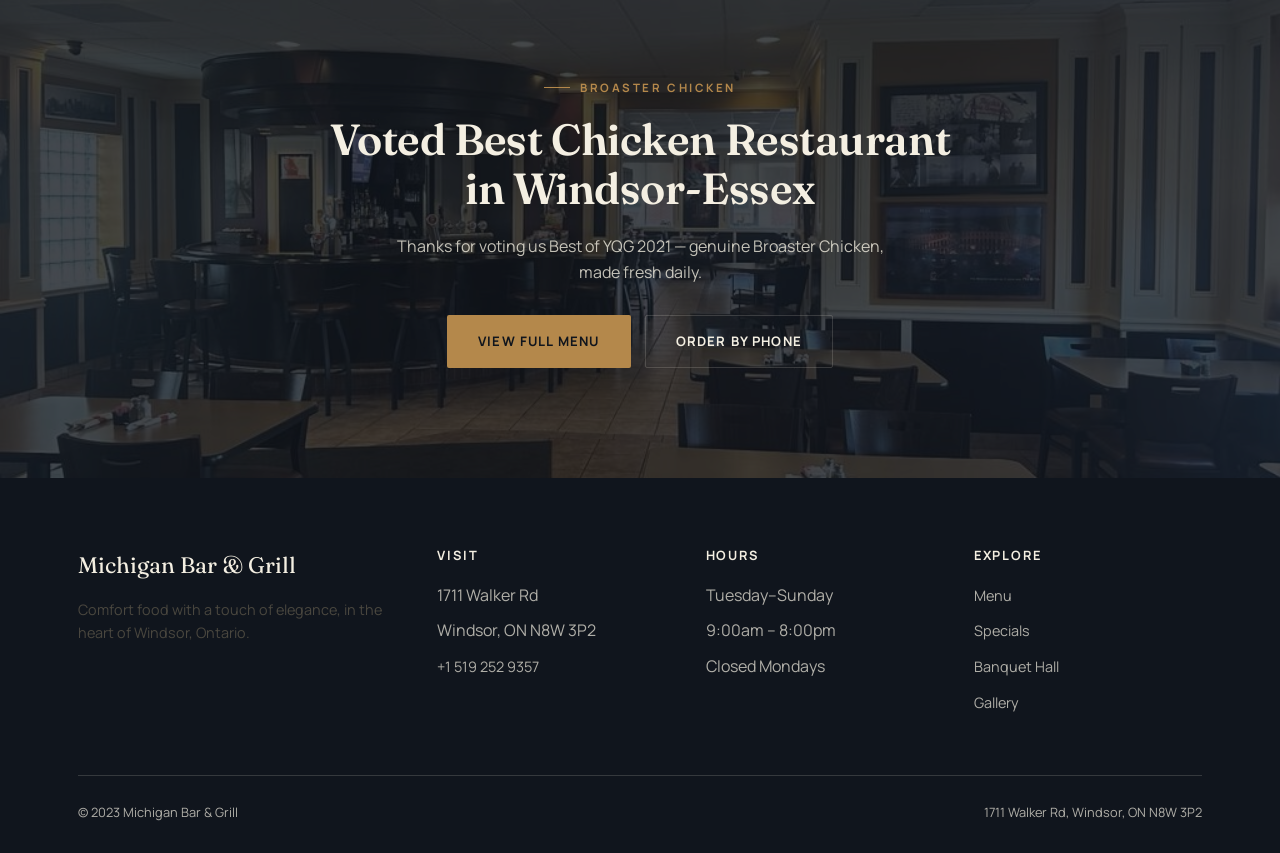
<file: specials.html>
<!DOCTYPE html>
<html lang="en">
<head>
<meta charset="UTF-8">
<meta name="viewport" content="width=device-width, initial-scale=1.0">
<title>Specials | Michigan Bar & Grill</title>
<meta name="description" content="Today's specials at Michigan Bar & Grill in Windsor, Ontario — ribs, chicken, pork chops and perch.">
<link rel="preconnect" href="https://fonts.googleapis.com">
<link href="https://fonts.googleapis.com/css2?family=Fraunces:opsz,wght@9..144,400;9..144,500;9..144,600;9..144,700&family=Manrope:wght@400;500;600;700;800&display=swap" rel="stylesheet">
<link rel="stylesheet" href="css/style.css">
</head>
<body>

<div class="topbar">
  <div class="container">
    <a href="tel:+15192529357">+1 519 252 9357</a>
    <span class="topbar-hours">Tuesday–Sunday, 9am–8pm · 1711 Walker Rd, Windsor, ON</span>
  </div>
</div>

<header class="site-header">
  <nav class="container nav">
    <a href="index.html" class="logo"><strong>Michigan</strong> Bar &amp; Grill<span>Windsor · Ontario</span></a>
    <ul class="nav-links">
      <li><a href="index.html">Home</a></li>
      <li><a href="about.html">About</a></li>
      <li><a href="menu.html">Menu</a></li>
      <li><a href="specials.html" class="active">Specials</a></li>
      <li><a href="banquet-hall.html">Banquet Hall</a></li>
      <li><a href="gallery.html">Gallery</a></li>
      <li><a href="contact.html">Contact</a></li>
    </ul>
    <button class="nav-toggle" aria-label="Toggle navigation" aria-expanded="false">
      <svg viewBox="0 0 24 24" fill="none" stroke="currentColor" stroke-width="2"><line x1="3" y1="6" x2="21" y2="6"/><line x1="3" y1="12" x2="21" y2="12"/><line x1="3" y1="18" x2="21" y2="18"/></svg>
    </button>
  </nav>
</header>

<main>

  <section class="hero hero-sm" style="background-image:url('images/bar-interior.jpg');">
    <div class="container hero-inner">
      <div class="eyebrow">Today's Specials</div>
      <h1>Chef's picks, kitchen-fresh</h1>
    </div>
  </section>
  <div class="checker-rule on-dark"></div>

  <section class="bg-cream">
    <div class="container">
      <div class="section-head">
        <div class="eyebrow">Specials</div>
        <h2>Our current rotation</h2>
        <p>Every plate below is served with the sides noted — ask your server which specials are running today.</p>
      </div>

      <div class="dish-card" data-id="half-slab-ribs" data-name="1/2 Slab Ribs" data-price="17.99">
        <div>
          <div class="dish-name">½ Slab Ribs</div>
          <p class="dish-desc">Fall-off-the-bone ribs, served with coleslaw and choice of potatoes.</p>
        </div>
        <div class="dish-price-col"><div class="dish-price">$17.99</div><button class="add-cart-btn" type="button">Add</button></div>
      </div>
      <div class="dish-card" data-id="4pc-chicken-dark" data-name="4 Piece Chicken (Dark Meat)" data-price="14.99">
        <div>
          <div class="dish-name">4-Piece Chicken (Dark Meat)</div>
          <p class="dish-desc">Served with coleslaw and choice of potatoes.</p>
        </div>
        <div class="dish-price-col"><div class="dish-price">$14.99</div><button class="add-cart-btn" type="button">Add</button></div>
      </div>
      <div class="dish-card" data-id="pork-chops" data-name="Pork Chops" data-price="18.99">
        <div>
          <div class="dish-name">Pork Chops</div>
          <p class="dish-desc">Served with vegetables and choice of potatoes.</p>
        </div>
        <div class="dish-price-col"><div class="dish-price">$18.99</div><button class="add-cart-btn" type="button">Add</button></div>
      </div>
      <div class="dish-card" data-id="perch" data-name="Perch" data-price="19.99">
        <div>
          <div class="dish-name">Perch</div>
          <p class="dish-desc">Served with coleslaw and choice of potatoes.</p>
        </div>
        <div class="dish-price-col"><div class="dish-price">$19.99</div><button class="add-cart-btn" type="button">Add</button></div>
      </div>

    </div>
  </section>

  <section class="cta-banner" style="background-image:url('images/dining-bar.jpg');">
    <div class="container">
      <div class="eyebrow" style="justify-content:center;">Broaster Chicken</div>
      <h2>Voted Best Chicken Restaurant in Windsor-Essex</h2>
      <p>Thanks for voting us Best of YQG 2021 — genuine Broaster Chicken, made fresh daily.</p>
      <div class="cta-actions">
        <a href="menu.html" class="btn btn-gold">View Full Menu</a>
        <a href="tel:+15192529357" class="btn btn-outline">Order by Phone</a>
      </div>
    </div>
  </section>

</main>

<footer class="site-footer">
  <div class="container">
    <div class="footer-grid">
      <div>
        <span class="footer-logo">Michigan Bar &amp; Grill</span>
        <p>Comfort food with a touch of elegance, in the heart of Windsor, Ontario.</p>
      </div>
      <div>
        <h4>Visit</h4>
        <ul>
          <li>1711 Walker Rd</li>
          <li>Windsor, ON N8W 3P2</li>
          <li><a href="tel:+15192529357">+1 519 252 9357</a></li>
        </ul>
      </div>
      <div>
        <h4>Hours</h4>
        <ul>
          <li>Tuesday–Sunday</li>
          <li>9:00am – 8:00pm</li>
          <li>Closed Mondays</li>
        </ul>
      </div>
      <div>
        <h4>Explore</h4>
        <ul>
          <li><a href="menu.html">Menu</a></li>
          <li><a href="specials.html">Specials</a></li>
          <li><a href="banquet-hall.html">Banquet Hall</a></li>
          <li><a href="gallery.html">Gallery</a></li>
        </ul>
      </div>
    </div>
    <div class="footer-bottom">
      <span>© 2023 Michigan Bar &amp; Grill</span>
      <span>1711 Walker Rd, Windsor, ON N8W 3P2</span>
    </div>
  </div>
</footer>

<script src="js/cart.js"></script>
<script src="js/main.js"></script>
<script src="js/chat-widget.js"></script>
</body>
</html>
</file>
<file: css/style.css>
/* =========================================================
   Michigan Bar & Grill — Design System
   Display: Fraunces (warm, old-world serif — echoes the
   Art-Deco signage on the building itself)
   Body/UI: Manrope (clean geometric sans for legibility)
   Signature motif: the diamond checkerboard trim that runs
   across the restaurant's real facade, used as a recurring
   divider rather than decoration.
   ========================================================= */

:root {
  --navy: #1b2431;
  --navy-deep: #10151d;
  --cream: #f4efe2;
  --cream-soft: #faf7f0;
  --gold: #b4884b;
  --gold-light: #d8b677;
  --burgundy: #4b1e24;
  --ink: #211f1b;
  --ink-soft: #4a473f;
  --line: rgba(27, 36, 49, 0.12);
  --line-on-dark: rgba(244, 239, 226, 0.16);

  --font-display: "Fraunces", "Iowan Old Style", Georgia, serif;
  --font-body: "Manrope", "Helvetica Neue", Arial, sans-serif;

  --container: 1180px;
  --radius: 2px;
  --shadow-soft: 0 18px 40px -20px rgba(16, 21, 29, 0.35);
}

* {
  box-sizing: border-box;
}

html {
  scroll-behavior: smooth;
}

body {
  margin: 0;
  background: var(--cream-soft);
  color: var(--ink);
  font-family: var(--font-body);
  font-size: 16px;
  line-height: 1.6;
  -webkit-font-smoothing: antialiased;
}

img {
  max-width: 100%;
  display: block;
}

a {
  color: inherit;
  text-decoration: none;
}

h1, h2, h3, h4 {
  font-family: var(--font-display);
  font-weight: 600;
  line-height: 1.12;
  margin: 0 0 0.5em;
  color: var(--navy-deep);
  letter-spacing: -0.01em;
}

h1 { font-size: clamp(2.4rem, 5vw, 4.2rem); font-weight: 500; }
h2 { font-size: clamp(1.9rem, 3.4vw, 2.9rem); }
h3 { font-size: clamp(1.25rem, 2vw, 1.55rem); }

p {
  margin: 0 0 1em;
  color: var(--ink-soft);
}

.container {
  max-width: var(--container);
  margin: 0 auto;
  padding: 0 28px;
}

.eyebrow {
  display: inline-flex;
  align-items: center;
  gap: 10px;
  font-family: var(--font-body);
  font-size: 0.72rem;
  font-weight: 700;
  letter-spacing: 0.22em;
  text-transform: uppercase;
  color: var(--gold);
  margin-bottom: 18px;
}

.eyebrow::before {
  content: "";
  width: 26px;
  height: 1px;
  background: var(--gold);
}

/* ---------- Checkerboard signature divider ---------- */
.checker-rule {
  height: 14px;
  width: 100%;
  background-image:
    linear-gradient(45deg, var(--c1, var(--navy)) 25%, transparent 25%, transparent 75%, var(--c1, var(--navy)) 75%),
    linear-gradient(45deg, var(--c1, var(--navy)) 25%, transparent 25%, transparent 75%, var(--c1, var(--navy)) 75%);
  background-size: 14px 14px;
  background-position: 0 0, 7px 7px;
  background-color: var(--c2, var(--gold));
}

.checker-rule.on-dark {
  --c1: var(--cream);
  --c2: var(--navy-deep);
}

.checker-rule.on-cream {
  --c1: var(--navy);
  --c2: var(--gold-light);
}

/* ---------- Buttons ---------- */
.btn {
  display: inline-flex;
  align-items: center;
  gap: 10px;
  padding: 15px 30px;
  font-family: var(--font-body);
  font-size: 0.82rem;
  font-weight: 700;
  letter-spacing: 0.09em;
  text-transform: uppercase;
  border: 1px solid transparent;
  border-radius: var(--radius);
  cursor: pointer;
  transition: all 0.25s ease;
  white-space: nowrap;
}

.btn-gold {
  background: var(--gold);
  color: var(--navy-deep);
}
.btn-gold:hover { background: var(--gold-light); }

.btn-outline {
  background: transparent;
  color: var(--cream);
  border-color: var(--line-on-dark);
}
.btn-outline:hover {
  border-color: var(--gold);
  color: var(--gold-light);
}

.btn-outline-dark {
  background: transparent;
  color: var(--navy-deep);
  border-color: var(--line);
}
.btn-outline-dark:hover {
  border-color: var(--navy-deep);
}

/* ---------- Top utility bar ---------- */
.topbar {
  background: var(--navy-deep);
  color: var(--cream);
  font-size: 0.8rem;
}
.topbar .container {
  display: flex;
  justify-content: space-between;
  align-items: center;
  padding-top: 9px;
  padding-bottom: 9px;
  flex-wrap: wrap;
  gap: 6px;
}
.topbar a { color: var(--gold-light); }
.topbar a:hover { color: var(--cream); }
.topbar-hours {
  letter-spacing: 0.02em;
  color: rgba(244,239,226,0.75);
}

/* ---------- Main nav ---------- */
.site-header {
  position: sticky;
  top: 0;
  z-index: 100;
  background: var(--navy);
}

.nav {
  display: flex;
  align-items: center;
  justify-content: space-between;
  padding: 18px 0;
}

.logo {
  font-family: var(--font-display);
  font-size: 1.5rem;
  color: var(--cream);
  letter-spacing: 0.01em;
  display: flex;
  flex-direction: column;
  line-height: 1.05;
}
.logo strong { font-weight: 600; }
.logo span {
  font-family: var(--font-body);
  font-size: 0.62rem;
  font-weight: 700;
  letter-spacing: 0.3em;
  text-transform: uppercase;
  color: var(--gold);
  margin-top: 4px;
}

.nav-links {
  display: flex;
  gap: 2px;
  list-style: none;
  margin: 0;
  padding: 0;
}

.nav-links a {
  display: inline-block;
  padding: 10px 16px;
  font-size: 0.82rem;
  font-weight: 600;
  letter-spacing: 0.04em;
  text-transform: uppercase;
  color: rgba(244,239,226,0.82);
  border-bottom: 1px solid transparent;
  transition: color 0.2s ease, border-color 0.2s ease;
}

.nav-links a:hover,
.nav-links a.active {
  color: var(--cream);
  border-color: var(--gold);
}

.nav-toggle {
  display: none;
  background: none;
  border: 1px solid var(--line-on-dark);
  color: var(--cream);
  width: 42px;
  height: 42px;
  border-radius: var(--radius);
  cursor: pointer;
  align-items: center;
  justify-content: center;
}
.nav-toggle svg { width: 20px; height: 20px; }

/* ---------- Hero ---------- */
.hero {
  position: relative;
  min-height: 78vh;
  display: flex;
  align-items: flex-end;
  color: var(--cream);
  background-size: cover;
  background-position: center;
  overflow: hidden;
}
.hero::after {
  content: "";
  position: absolute;
  inset: 0;
  background:
    linear-gradient(0deg, rgba(16,21,29,0.92) 0%, rgba(16,21,29,0.55) 46%, rgba(16,21,29,0.35) 100%);
}
.hero-inner {
  position: relative;
  z-index: 2;
  padding-bottom: 74px;
  padding-top: 90px;
  max-width: 760px;
}
.hero p.lede {
  color: rgba(244,239,226,0.82);
  font-size: 1.05rem;
  max-width: 540px;
  margin-bottom: 34px;
}
.hero h1 { color: var(--cream); }
.hero-cta { display: flex; gap: 14px; flex-wrap: wrap; }

.hero-sm {
  min-height: 46vh;
  align-items: center;
}
.hero-sm .hero-inner {
  padding-top: 60px;
  padding-bottom: 60px;
}

/* ---------- Sections ---------- */
section {
  padding: 96px 0;
}
.section-tight { padding: 64px 0; }
.bg-cream { background: var(--cream-soft); }
.bg-navy { background: var(--navy-deep); color: var(--cream); }
.bg-navy h2, .bg-navy h3 { color: var(--cream); }
.bg-navy p { color: rgba(244,239,226,0.72); }
.bg-panel { background: var(--cream); }

.section-head {
  max-width: 620px;
  margin-bottom: 52px;
}
.section-head.center {
  margin-left: auto;
  margin-right: auto;
  text-align: center;
}
.section-head.center .eyebrow { justify-content: center; }
.section-head.center .eyebrow::before { display: none; }

/* ---------- Grids / cards ---------- */
.grid-2 {
  display: grid;
  grid-template-columns: 1fr 1fr;
  gap: 64px;
  align-items: center;
}
.grid-3 {
  display: grid;
  grid-template-columns: repeat(3, 1fr);
  gap: 30px;
}
.grid-4 {
  display: grid;
  grid-template-columns: repeat(4, 1fr);
  gap: 24px;
}

.pillar {
  background: var(--cream-soft);
  border: 1px solid var(--line);
  padding: 40px 32px;
  position: relative;
}
.pillar .num {
  font-family: var(--font-display);
  font-size: 0.85rem;
  color: var(--gold);
  letter-spacing: 0.1em;
  text-transform: uppercase;
  margin-bottom: 20px;
  display: block;
}
.pillar h3 { margin-bottom: 10px; }
.pillar p { margin-bottom: 0; font-size: 0.95rem; }

.dish-card {
  border-bottom: 1px solid var(--line);
  padding: 22px 0;
  display: flex;
  justify-content: space-between;
  gap: 24px;
}
.dish-card:first-child { padding-top: 0; }
.dish-card .dish-name {
  font-family: var(--font-display);
  font-size: 1.12rem;
  color: var(--navy-deep);
  margin-bottom: 4px;
}
.dish-card .dish-desc {
  font-size: 0.88rem;
  color: var(--ink-soft);
  margin: 0;
  max-width: 480px;
}
.dish-card .dish-price {
  font-family: var(--font-display);
  font-size: 1.1rem;
  color: var(--gold);
  white-space: nowrap;
  padding-top: 2px;
}

.dish-price-col {
  display: flex;
  flex-direction: column;
  align-items: flex-end;
  gap: 10px;
  white-space: nowrap;
}
.add-cart-btn {
  font-family: var(--font-body);
  font-size: 0.68rem;
  font-weight: 700;
  letter-spacing: 0.07em;
  text-transform: uppercase;
  background: transparent;
  color: var(--navy-deep);
  border: 1px solid var(--line);
  border-radius: var(--radius);
  padding: 7px 12px;
  cursor: pointer;
  transition: all 0.2s ease;
}
.add-cart-btn:hover {
  border-color: var(--gold);
  color: var(--gold);
}
.add-cart-btn.added {
  background: var(--navy-deep);
  color: var(--cream);
  border-color: var(--navy-deep);
}
@media (max-width: 640px) {
  .dish-price-col { flex-direction: row-reverse; align-items: center; }
}

.feature-photo {
  position: relative;
  overflow: hidden;
}
.feature-photo img {
  width: 100%;
  height: 100%;
  object-fit: cover;
  aspect-ratio: 4/5;
}

.badge-row {
  display: flex;
  align-items: center;
  gap: 20px;
  margin-top: 30px;
  flex-wrap: wrap;
}
.badge-chip {
  display: flex;
  align-items: center;
  gap: 12px;
  border: 1px solid var(--line);
  padding: 10px 16px;
  font-size: 0.8rem;
  font-weight: 600;
  color: var(--navy-deep);
}
.badge-chip img { width: 36px; height: auto; }

/* ---------- Gallery ---------- */
.gallery-grid {
  display: grid;
  grid-template-columns: repeat(3, 1fr);
  gap: 18px;
}
.gallery-grid a {
  display: block;
  overflow: hidden;
  position: relative;
}
.gallery-grid img {
  width: 100%;
  height: 100%;
  object-fit: cover;
  aspect-ratio: 1/1;
  transition: transform 0.5s ease;
}
.gallery-grid a:hover img { transform: scale(1.06); }
.gallery-grid .tall { grid-row: span 2; }
.gallery-grid .tall img { aspect-ratio: 1/2.06; }
.gallery-grid .wide { grid-column: span 2; }
.gallery-grid .wide img { aspect-ratio: 2.06/1; }

/* ---------- Menu tabs ---------- */
.menu-tabs {
  display: flex;
  gap: 8px;
  flex-wrap: wrap;
  border-bottom: 1px solid var(--line);
  margin-bottom: 44px;
}
.menu-tab {
  padding: 14px 22px;
  font-size: 0.82rem;
  font-weight: 700;
  letter-spacing: 0.06em;
  text-transform: uppercase;
  color: var(--ink-soft);
  background: none;
  border: none;
  border-bottom: 2px solid transparent;
  cursor: pointer;
  margin-bottom: -1px;
  font-family: var(--font-body);
}
.menu-tab:hover { color: var(--navy-deep); }
.menu-tab.active {
  color: var(--navy-deep);
  border-color: var(--gold);
}
.menu-panel { display: none; }
.menu-panel.active { display: block; animation: fadeIn 0.35s ease; }
@keyframes fadeIn {
  from { opacity: 0; transform: translateY(6px); }
  to { opacity: 1; transform: translateY(0); }
}

.menu-group-title {
  font-family: var(--font-display);
  font-size: 1rem;
  letter-spacing: 0.02em;
  color: var(--gold);
  text-transform: uppercase;
  font-size: 0.78rem;
  font-weight: 700;
  letter-spacing: 0.16em;
  margin: 44px 0 6px;
}
.menu-group-title:first-of-type { margin-top: 0; }
.menu-note {
  font-size: 0.86rem;
  color: var(--ink-soft);
  margin-bottom: 28px;
}
.menu-placeholder {
  border: 1px dashed var(--line);
  padding: 46px 32px;
  text-align: center;
  color: var(--ink-soft);
  font-size: 0.92rem;
}

/* ---------- Info cards (contact) ---------- */
.info-card {
  border: 1px solid var(--line);
  padding: 30px 28px;
  background: var(--cream-soft);
}
.info-card .label {
  font-size: 0.72rem;
  font-weight: 700;
  letter-spacing: 0.18em;
  text-transform: uppercase;
  color: var(--gold);
  margin-bottom: 10px;
  display: block;
}
.info-card .value {
  font-family: var(--font-display);
  font-size: 1.2rem;
  color: var(--navy-deep);
}

.map-frame {
  border: 0;
  width: 100%;
  height: 100%;
  min-height: 420px;
  filter: grayscale(0.35) contrast(1.05);
}

/* ---------- Form ---------- */
.form-field { margin-bottom: 20px; }
.form-field label {
  display: block;
  font-size: 0.78rem;
  font-weight: 700;
  letter-spacing: 0.08em;
  text-transform: uppercase;
  color: var(--navy-deep);
  margin-bottom: 8px;
}
.form-field input,
.form-field select,
.form-field textarea {
  width: 100%;
  padding: 13px 14px;
  border: 1px solid var(--line);
  background: var(--cream-soft);
  font-family: var(--font-body);
  font-size: 0.95rem;
  color: var(--ink);
  border-radius: var(--radius);
}
.form-field input:focus,
.form-field select:focus,
.form-field textarea:focus {
  outline: none;
  border-color: var(--gold);
}
.form-field textarea { resize: vertical; min-height: 130px; }
.form-row { display: grid; grid-template-columns: 1fr 1fr; gap: 20px; }

/* ---------- CTA banner ---------- */
.cta-banner {
  position: relative;
  color: var(--cream);
  background-size: cover;
  background-position: center;
  padding: 110px 0;
  text-align: center;
}
.cta-banner::after {
  content: "";
  position: absolute;
  inset: 0;
  background: rgba(16,21,29,0.78);
}
.cta-banner .container { position: relative; z-index: 2; }
.cta-banner h2 { color: var(--cream); max-width: 640px; margin-left: auto; margin-right: auto; }
.cta-banner p { max-width: 520px; margin-left: auto; margin-right: auto; color: rgba(244,239,226,0.78); }
.cta-actions { display: flex; gap: 14px; justify-content: center; margin-top: 30px; flex-wrap: wrap; }

/* ---------- Footer ---------- */
.site-footer {
  background: var(--navy-deep);
  color: rgba(244,239,226,0.7);
  padding: 70px 0 30px;
}
.footer-grid {
  display: grid;
  grid-template-columns: 1.4fr 1fr 1fr 1fr;
  gap: 40px;
  padding-bottom: 50px;
  border-bottom: 1px solid var(--line-on-dark);
}
.footer-grid h4 {
  color: var(--cream);
  font-size: 0.8rem;
  letter-spacing: 0.14em;
  text-transform: uppercase;
  margin-bottom: 20px;
  font-family: var(--font-body);
  font-weight: 700;
}
.footer-grid p, .footer-grid a { font-size: 0.9rem; }
.footer-grid ul { list-style: none; margin: 0; padding: 0; }
.footer-grid li { margin-bottom: 10px; }
.footer-grid a:hover { color: var(--gold-light); }
.footer-logo {
  font-family: var(--font-display);
  font-size: 1.4rem;
  color: var(--cream);
  margin-bottom: 14px;
  display: block;
}
.footer-bottom {
  display: flex;
  justify-content: space-between;
  align-items: center;
  padding-top: 26px;
  font-size: 0.8rem;
  flex-wrap: wrap;
  gap: 10px;
}

/* ---------- Utility ---------- */
.mt-0 { margin-top: 0; }
.text-center { text-align: center; }
.center-col { max-width: 720px; margin: 0 auto; }

/* ---------- Responsive ---------- */
@media (max-width: 900px) {
  .grid-2 { grid-template-columns: 1fr; gap: 40px; }
  .grid-3 { grid-template-columns: 1fr 1fr; }
  .grid-4 { grid-template-columns: 1fr 1fr; }
  .footer-grid { grid-template-columns: 1fr 1fr; }
  .gallery-grid { grid-template-columns: repeat(2, 1fr); }
  .gallery-grid .wide { grid-column: span 2; }
}

@media (max-width: 760px) {
  .topbar .container { justify-content: center; text-align: center; }
  .nav-links {
    position: absolute;
    top: 100%;
    left: 0;
    right: 0;
    background: var(--navy);
    flex-direction: column;
    padding: 10px 24px 26px;
    display: none;
    border-top: 1px solid var(--line-on-dark);
  }
  .nav-links.open { display: flex; }
  .nav-links a { padding: 13px 4px; border-bottom: 1px solid var(--line-on-dark); width: 100%; }
  .nav-toggle { display: flex; }
  .grid-3 { grid-template-columns: 1fr; }
  .form-row { grid-template-columns: 1fr; }
  section { padding: 64px 0; }
  .footer-grid { grid-template-columns: 1fr; gap: 30px; }
  .dish-card { flex-direction: column; gap: 4px; }
  .gallery-grid { grid-template-columns: 1fr 1fr; }
}
</file>
